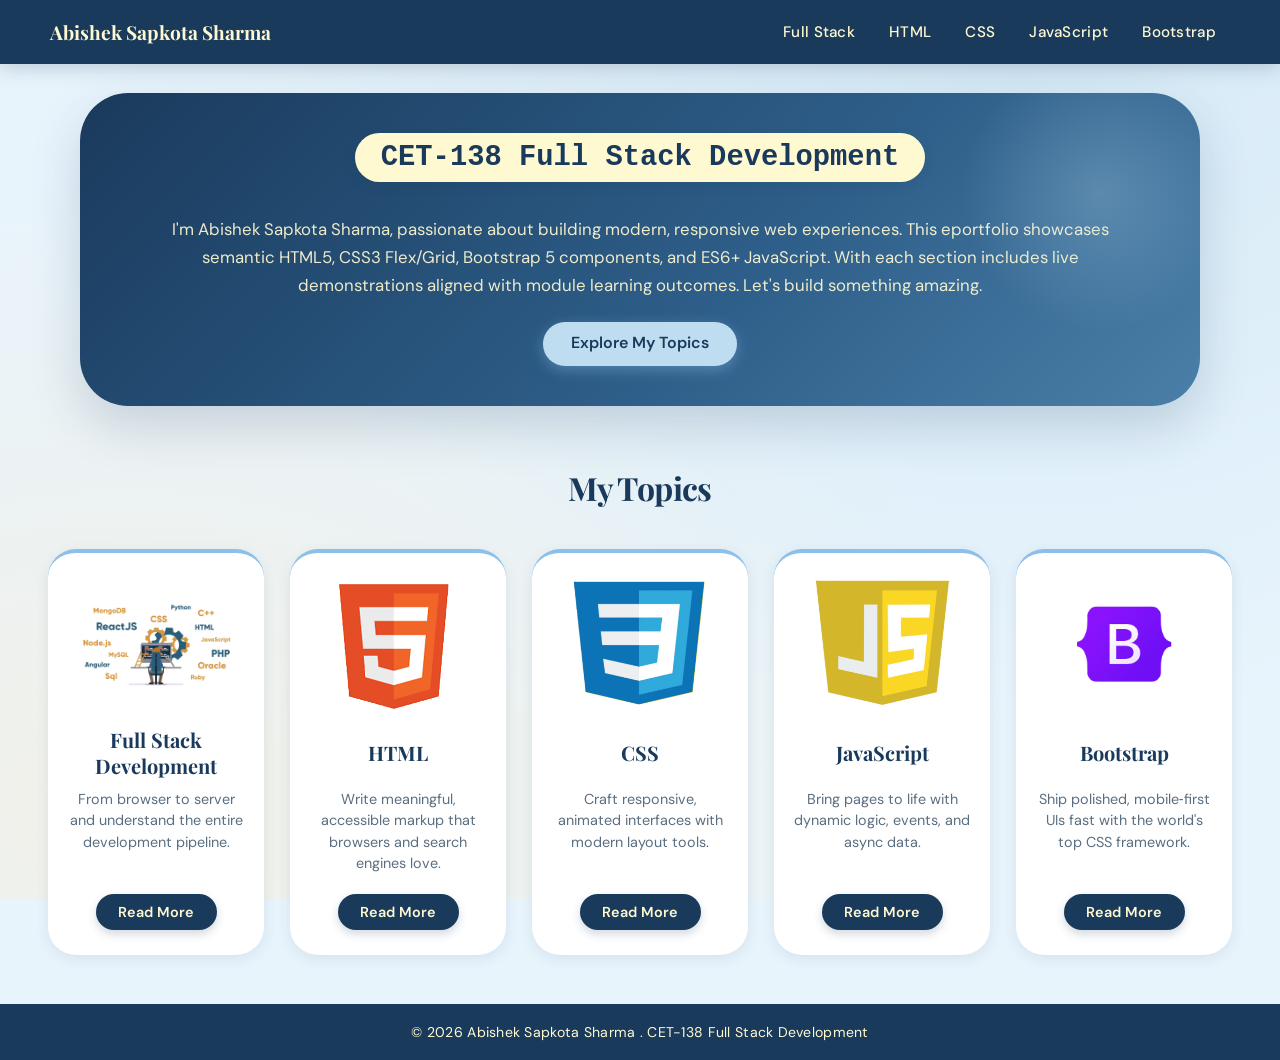
<file: index.html>
<!DOCTYPE html>
<html lang="en">
<head>
    <meta charset="UTF-8">
    <meta name="viewport" content="width=device-width, initial-scale=1.0">
    <title>ePortfolio | Full Stack Development</title>
    <link rel="stylesheet" href="style.css">
</head>
<body>

<nav class="main-nav">
    <div class="nav-container">
        <div class="nav-logo"><a href="index.html">Abishek Sapkota Sharma</a></div>
        <ul class="nav-ul">
            <li><a href="fsd.html">Full Stack</a></li>
            <li><a href="html.html">HTML</a></li>
            <li><a href="css.html">CSS</a></li>
            <li><a href="JS.html">JavaScript</a></li>
            <li><a href="bootstrap.html">Bootstrap</a></li>
        </ul>
    </div>
</nav>
<div class="intro_container">
  <div class="intro-content">
    <div class="intro-text">
      <div class="intro_heading_container">
        <span class="p_head">CET-138 Full Stack Development</span>
      </div>
      <p class="intro-description">
       I'm Abishek Sapkota Sharma, passionate about building modern, responsive web experiences. This eportfolio showcases semantic HTML5, CSS3 Flex/Grid, Bootstrap 5 components, and ES6+ JavaScript. With each section includes live demonstrations aligned with module learning outcomes. Let's build something amazing.
      </p>
      <div class="center-button">
        <div class="work-button"><a href="#topics">Explore My Topics</a></div>
      </div>
    </div>
  </div>
</div>
<div id="topics"></div>
<h2 class="works">My Topics</h2>

<div class="card-container">
    <div class="i_card reveal">
        <img src="img/fds.png" alt="FSD">
        <h3>Full Stack Development</h3>
        <p>From browser to server and understand the entire development pipeline.</p>
        <a href="fsd.html" class="read-btn">Read More</a>
    </div>
    <div class="i_card reveal">
        <img src="img/html/html.png" alt="HTML">
        <h3>HTML</h3>
        <p>Write meaningful, accessible markup that browsers and search engines love.</p>
        <a href="html.html" class="read-btn">Read More</a>
    </div>
    <div class="i_card reveal">
        <img src="img/css/css.png" alt="CSS">
        <h3>CSS</h3>
        <p>Craft responsive, animated interfaces with modern layout tools.</p>
        <a href="css.html" class="read-btn">Read More</a>
    </div>
    <div class="i_card reveal">
        <img src="img/js/js.png" alt="JavaScript">
        <h3>JavaScript</h3>
        <p>Bring pages to life with dynamic logic, events, and async data.</p>
        <a href="JS.html" class="read-btn">Read More</a>
    </div>
    <div class="i_card reveal">
        <img src="img/bootstrap/bootstrap.png" alt="Bootstrap">
        <h3>Bootstrap</h3>
        <p>Ship polished, mobile‑first UIs fast with the world's top CSS framework.</p>
        <a href="bootstrap.html" class="read-btn">Read More</a>
    </div>
</div>

<div class="footer">
    <p>&copy; 2026 Abishek Sapkota Sharma . CET-138 Full Stack Development</p>
</div>

<script>
    const reveals = document.querySelectorAll('.reveal');
    const observer = new IntersectionObserver((entries, obs) => {
        entries.forEach(entry => {
            if (entry.isIntersecting) {
                entry.target.classList.add('visible');
                obs.unobserve(entry.target);
            }
        });
    }, { threshold: 0.15 });
    reveals.forEach(el => observer.observe(el));
</script>
</body>
</html>
</file>
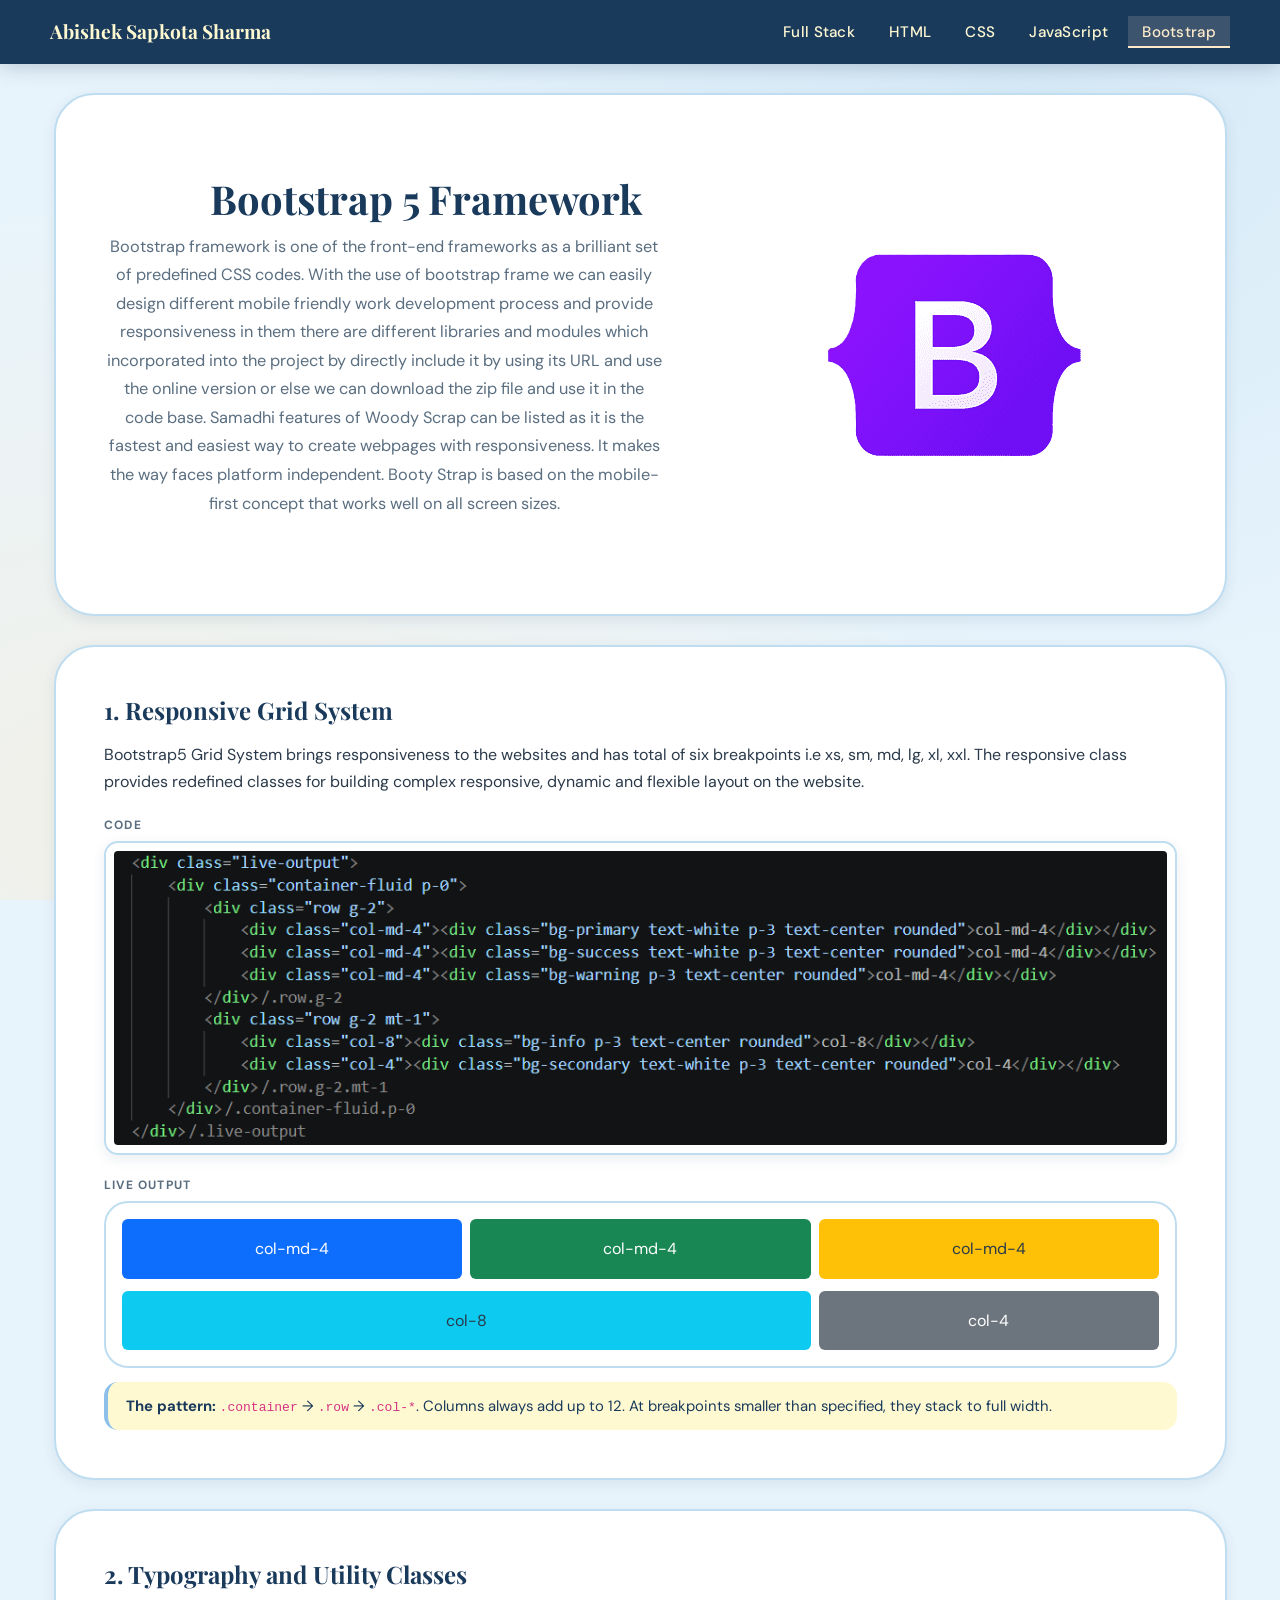
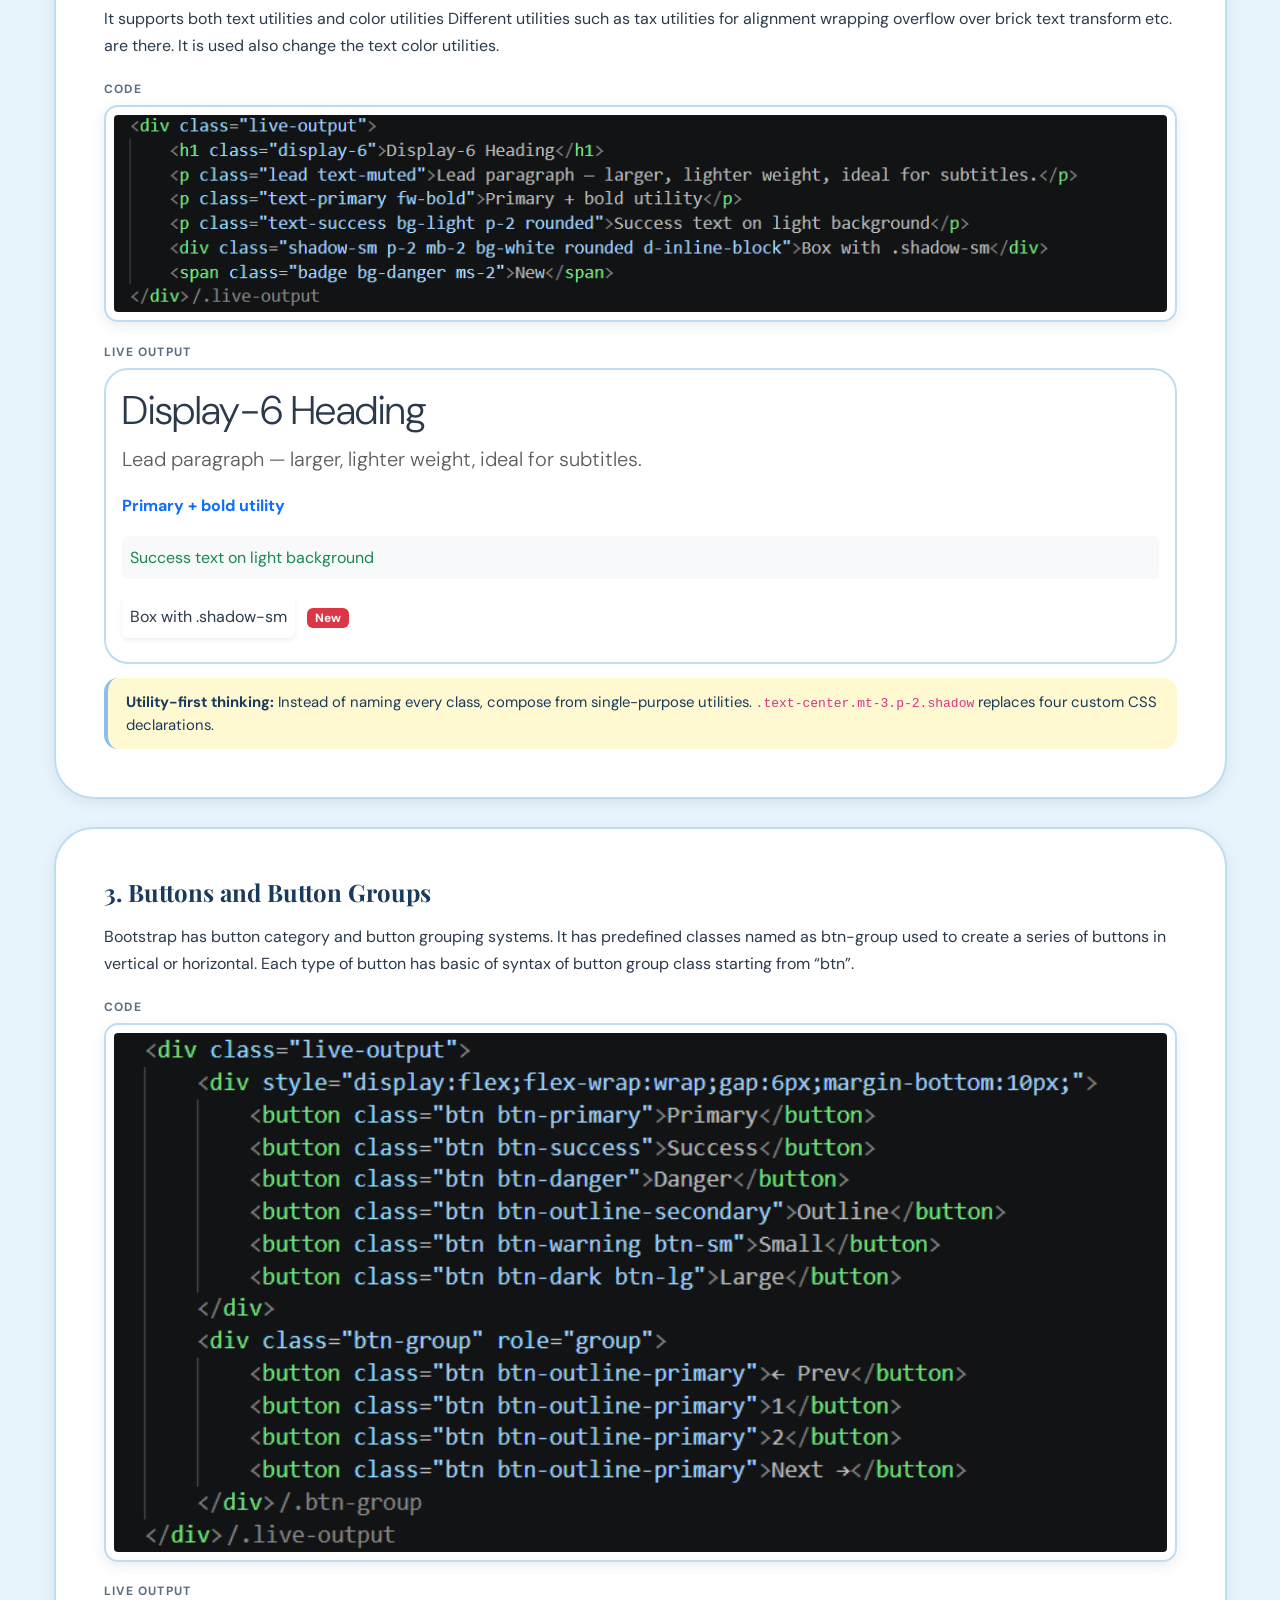
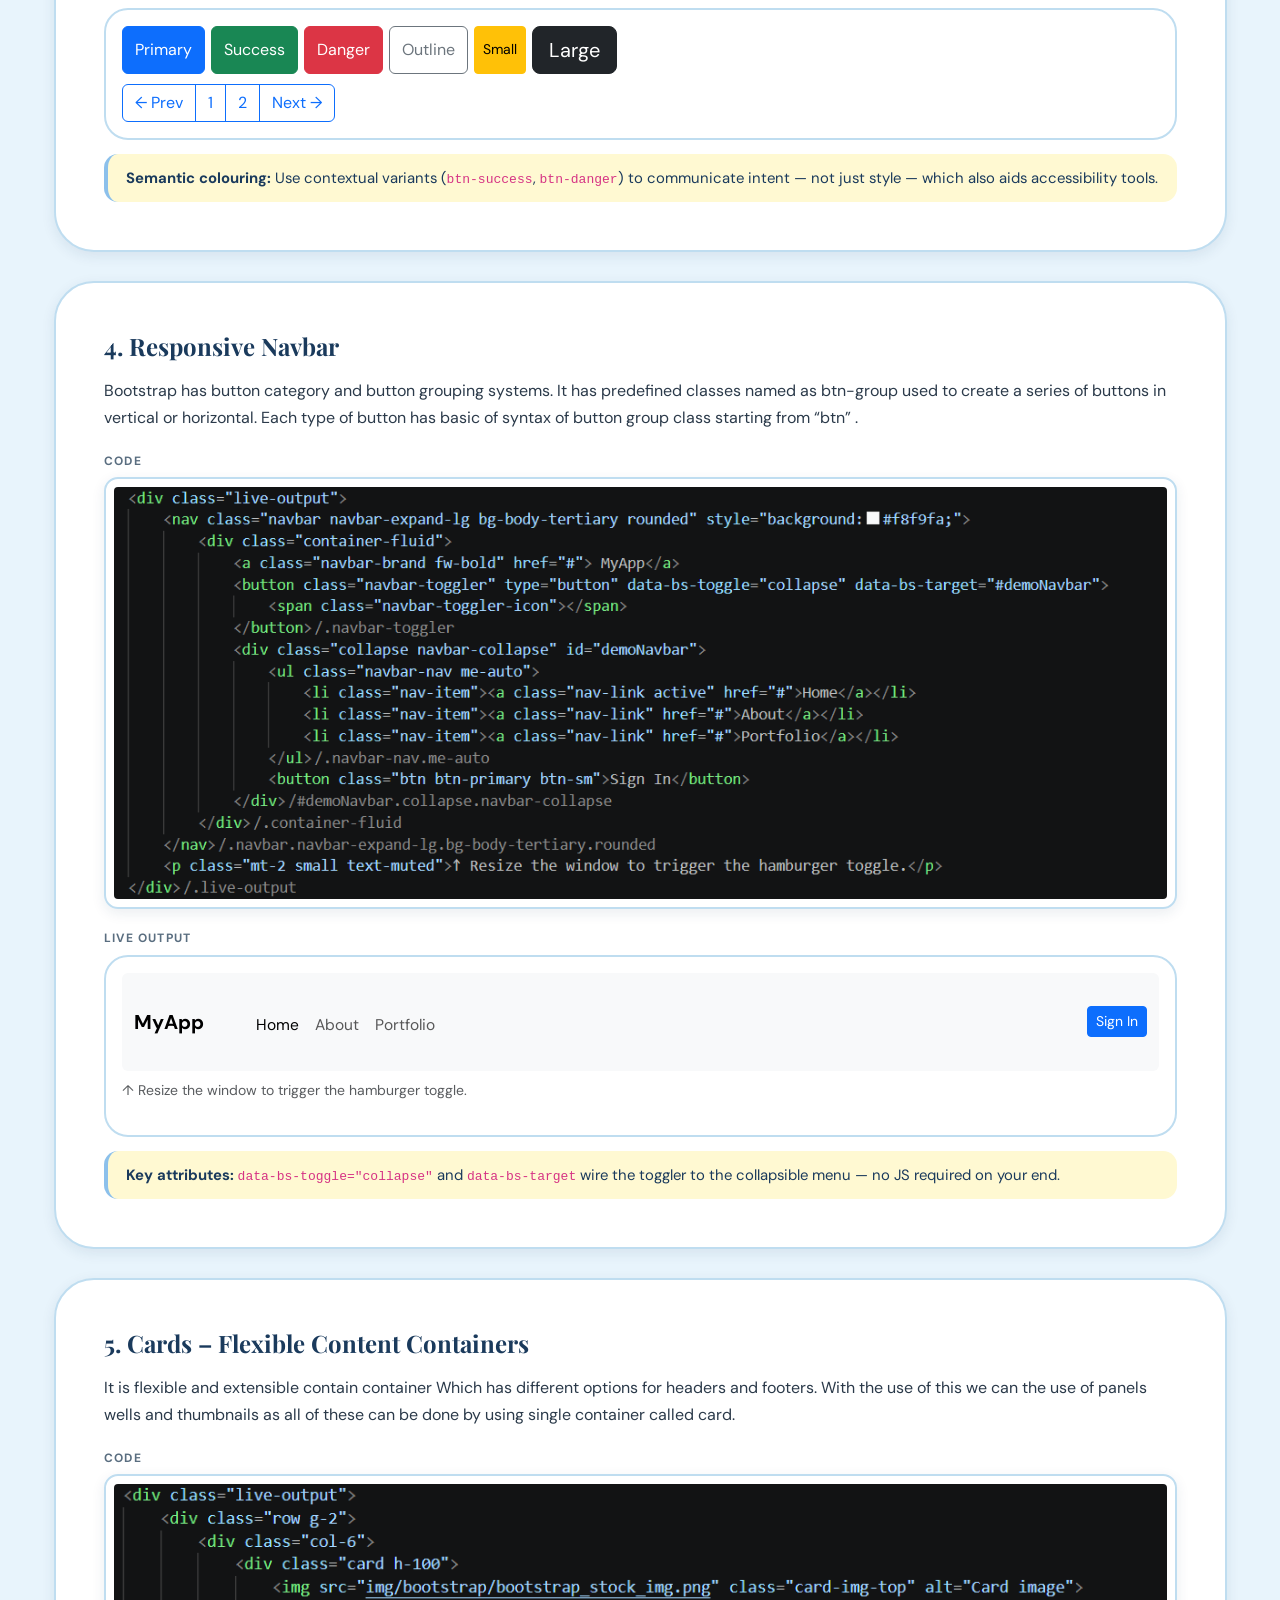
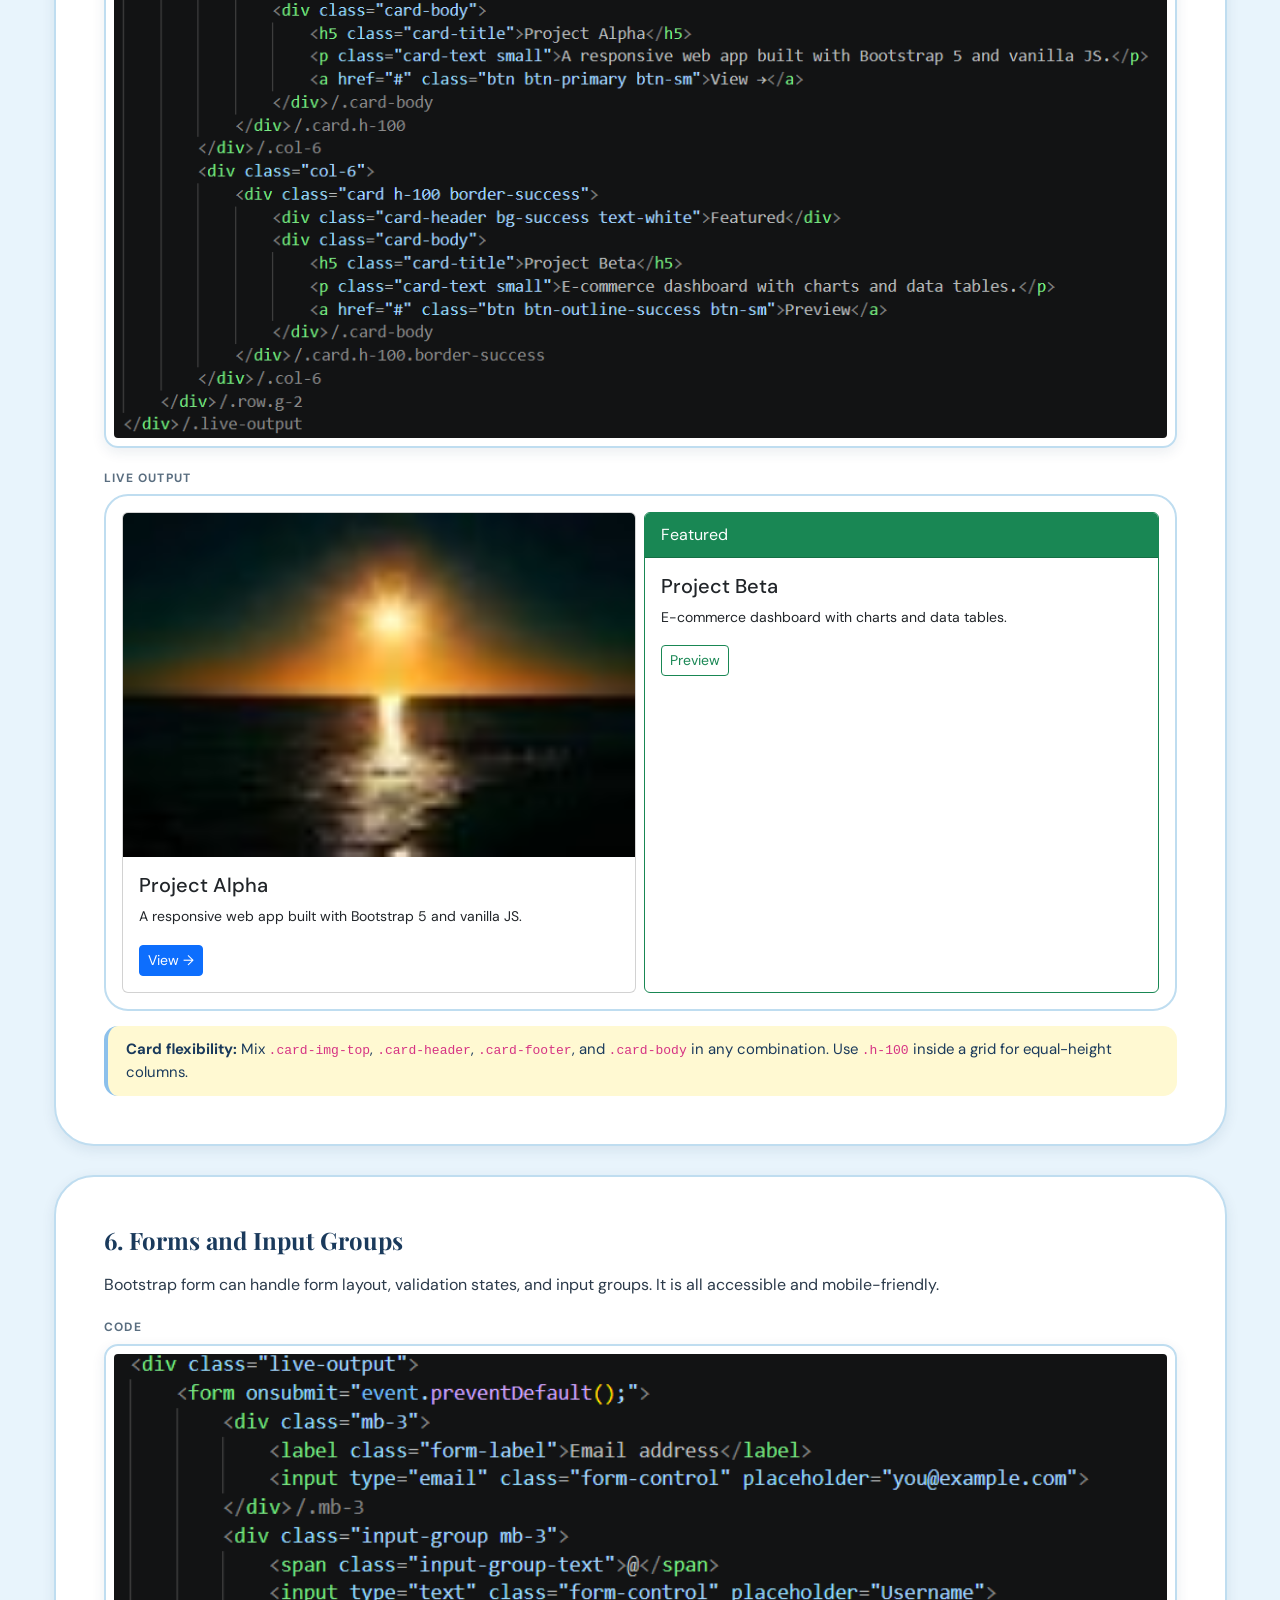
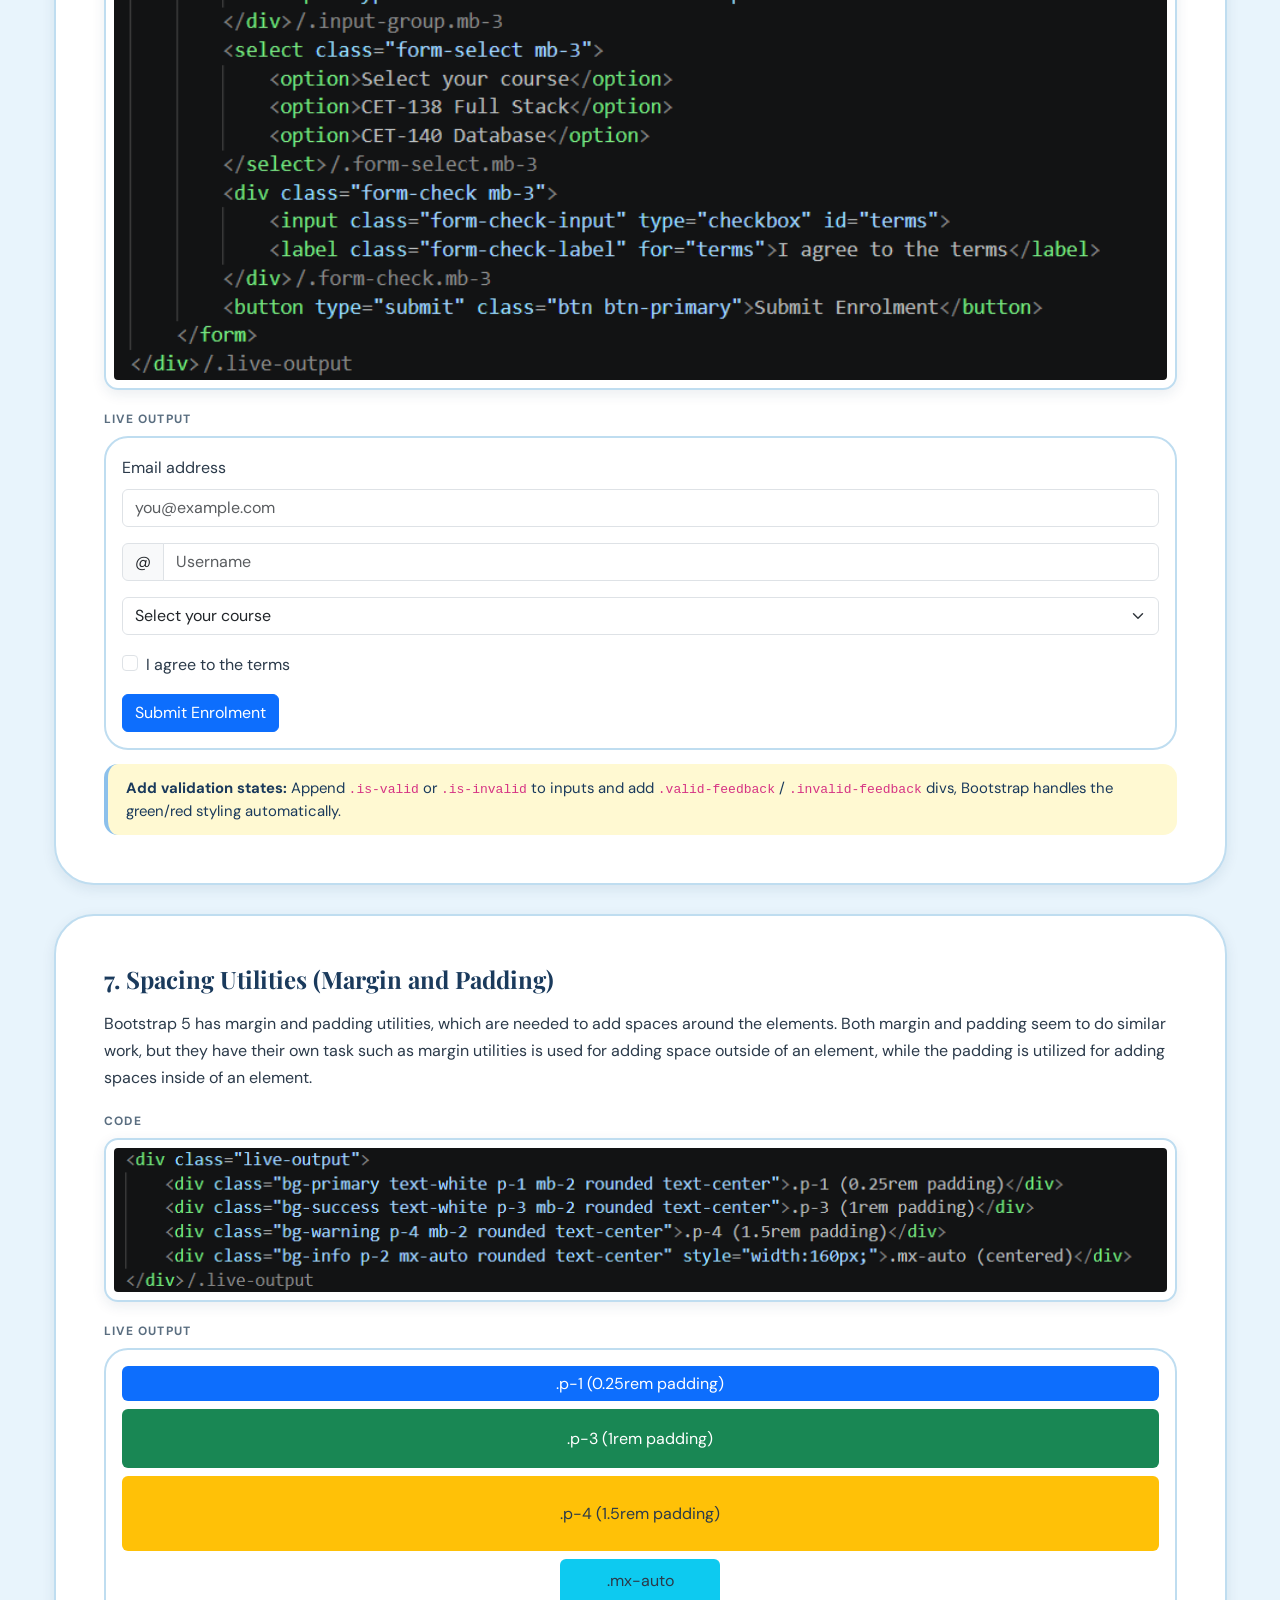
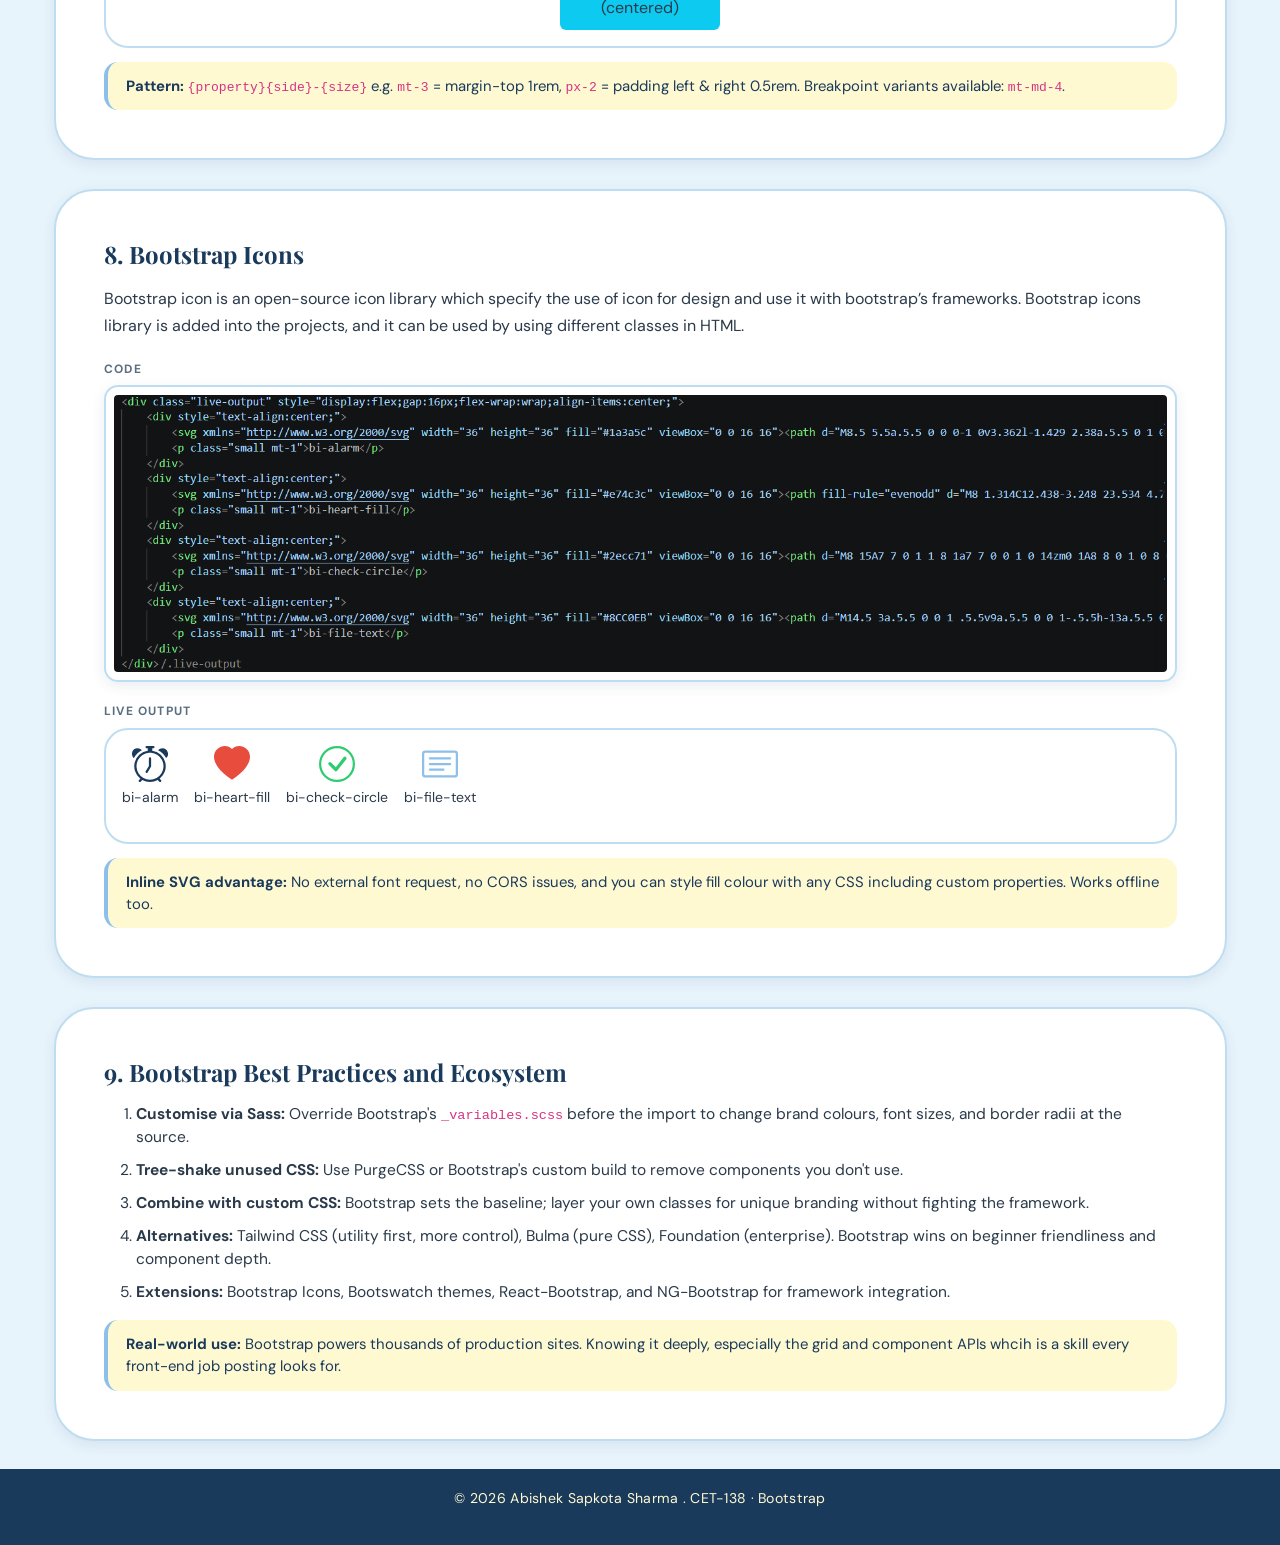
<file: bootstrap.html>
<!DOCTYPE html>
<html lang="en">
<head>
    <meta charset="UTF-8">
    <meta name="viewport" content="width=device-width, initial-scale=1.0">
    <title>Bootstrap |Abishek Sapkota Sharma</title>
    <link href="https://cdn.jsdelivr.net/npm/bootstrap@5.3.0-alpha1/dist/css/bootstrap.min.css" rel="stylesheet">
    <link rel="stylesheet" href="style.css">
</head>
<body>

<nav class="main-nav">
    <div class="nav-container">
        <div class="nav-logo"><a href="index.html">Abishek Sapkota Sharma</a></div>
        <ul class="nav-ul">
            <li><a href="fsd.html">Full Stack</a></li>
            <li><a href="html.html">HTML</a></li>
            <li><a href="css.html">CSS</a></li>
            <li><a href="JS.html">JavaScript</a></li>
            <li><a href="bootstrap.html" class="active">Bootstrap</a></li>
        </ul>
    </div>
</nav>




<div class="mainbody">

    <!-- OVERVIEW -->
    <div class="paragraph reveal" id="bootstrap-overview">
        <div class="boarder">
            <div class="section">
                <h1 class="p_section-heading align_center">Bootstrap 5 Framework</h1>
                <div class="section-image">
                    <img src="img/bootstrap/bootstrap.png" class="img_fsd" alt="Bootstrap Illustration">
                </div>
                <p class="p_section-content align_center">
Bootstrap framework is one of the front-end frameworks as a brilliant set of predefined CSS codes. With the use of bootstrap frame we can easily design different mobile friendly work development process and provide responsiveness in them there are different libraries and modules which incorporated into the project by directly include it by using its URL and use the online version or else we can download the zip file and use it in the code base. Samadhi features of Woody Scrap can be listed as it is the fastest and easiest way to create webpages with responsiveness. It makes the way faces platform independent. Booty Strap is based on the mobile-first concept that works well on all screen sizes.                </p>
            </div>
        </div>
    </div>

    <div class="paragraph reveal">
        <div class="boarder">
            <div class="section no-image-section">
                <h2 class="section-heading">1. Responsive Grid System</h2>
                <div class="section-content">
                        <p>Bootstrap5 Grid System brings responsiveness to the websites and has total of six breakpoints i.e xs, sm, md, lg, xl, xxl. The responsive class provides redefined classes for building complex responsive, dynamic and flexible layout on the website. </p>
                    <div class="demo-panel">
                        <div>
                            <p class="demo-panel-label"> Code</p>
                            <img src="img/bootstrap/bootstrap-grid.png" alt="Bootstrap grid code" class="screenshot-img">
                        </div>
                        <div>
                            <p class="demo-panel-label"> Live Output</p>
                            <div class="live-output">
                                <div class="container-fluid p-0">
                                    <div class="row g-2">
                                        <div class="col-md-4"><div class="bg-primary text-white p-3 text-center rounded">col-md-4</div></div>
                                        <div class="col-md-4"><div class="bg-success text-white p-3 text-center rounded">col-md-4</div></div>
                                        <div class="col-md-4"><div class="bg-warning p-3 text-center rounded">col-md-4</div></div>
                                    </div>
                                    <div class="row g-2 mt-1">
                                        <div class="col-8"><div class="bg-info p-3 text-center rounded">col-8</div></div>
                                        <div class="col-4"><div class="bg-secondary text-white p-3 text-center rounded">col-4</div></div>
                                    </div>
                                </div>
                            </div>
                        </div>
                    </div>
                    <div class="double-description">
                        <strong>The pattern:</strong> <code>.container</code> → <code>.row</code> → <code>.col-*</code>. Columns always add up to 12. At breakpoints smaller than specified, they stack to full width.
                    </div>
                </div>
            </div>
        </div>
    </div>

    <div class="paragraph reveal">
        <div class="boarder">
            <div class="section no-image-section">
                <h2 class="section-heading">2. Typography and Utility Classes</h2>
                <div class="section-content">
                    <p>It supports both text utilities and color utilities Different utilities such as tax utilities for alignment wrapping overflow over brick text transform etc. are there. It is used also change the text color utilities.</p>
                    <div class="demo-panel">
                        <div>
                            <p class="demo-panel-label"> Code</p>
                            <img src="img/bootstrap/bootstrap-utilities.png" alt="Bootstrap utilities code" class="screenshot-img">
                        </div>
                        <div>
                            <p class="demo-panel-label"> Live Output</p>
                            <div class="live-output">
                                <h1 class="display-6">Display-6 Heading</h1>
                                <p class="lead text-muted">Lead paragraph — larger, lighter weight, ideal for subtitles.</p>
                                <p class="text-primary fw-bold">Primary + bold utility</p>
                                <p class="text-success bg-light p-2 rounded">Success text on light background</p>
                                <div class="shadow-sm p-2 mb-2 bg-white rounded d-inline-block">Box with .shadow-sm</div>
                                <span class="badge bg-danger ms-2">New</span>
                            </div>
                        </div>
                    </div>
                    <div class="double-description">
                        <strong>Utility-first thinking:</strong> Instead of naming every class, compose from single-purpose utilities. <code>.text-center.mt-3.p-2.shadow</code> replaces four custom CSS declarations.
                    </div>
                </div>
            </div>
        </div>
    </div>

    <div class="paragraph reveal">
        <div class="boarder">
            <div class="section no-image-section">
                <h2 class="section-heading">3. Buttons and Button Groups</h2>
                <div class="section-content">
                    <p>Bootstrap has button category and button grouping systems. It has predefined classes named as btn-group used to create a series of buttons in vertical or horizontal. Each type of button has basic of syntax of button group class starting from “btn”.</p>
                    <div class="demo-panel">
                        <div>
                            <p class="demo-panel-label"> Code</p>
                            <img src="img/bootstrap/bootstrap-buttons.png" alt="Bootstrap buttons code" class="screenshot-img">
                        </div>
                        <div>
                            <p class="demo-panel-label">Live Output</p>
                            <div class="live-output">
                                <div style="display:flex;flex-wrap:wrap;gap:6px;margin-bottom:10px;">
                                    <button class="btn btn-primary">Primary</button>
                                    <button class="btn btn-success">Success</button>
                                    <button class="btn btn-danger">Danger</button>
                                    <button class="btn btn-outline-secondary">Outline</button>
                                    <button class="btn btn-warning btn-sm">Small</button>
                                    <button class="btn btn-dark btn-lg">Large</button>
                                </div>
                                <div class="btn-group" role="group">
                                    <button class="btn btn-outline-primary">← Prev</button>
                                    <button class="btn btn-outline-primary">1</button>
                                    <button class="btn btn-outline-primary">2</button>
                                    <button class="btn btn-outline-primary">Next →</button>
                                </div>
                            </div>
                        </div>
                    </div>
                    <div class="double-description">
                        <strong>Semantic colouring:</strong> Use contextual variants (<code>btn-success</code>, <code>btn-danger</code>) to communicate intent — not just style — which also aids accessibility tools.
                    </div>
                </div>
            </div>
        </div>
    </div>

    <div class="paragraph reveal">
        <div class="boarder">
            <div class="section no-image-section">
                <h2 class="section-heading">4. Responsive Navbar</h2>
                <div class="section-content">
                    <p>Bootstrap has button category and button grouping systems. It has predefined classes named as btn-group used to create a series of buttons in vertical or horizontal. Each type of button has basic of syntax of button group class starting from “btn” .</p>
                    <div class="demo-panel">
                        <div>
                            <p class="demo-panel-label"> Code</p>
                            <img src="img/bootstrap/bootstrap-navbar.png" alt="Bootstrap navbar code" class="screenshot-img">
                        </div>
                        <div>
                            <p class="demo-panel-label"> Live Output</p>
                            <div class="live-output">
                                <nav class="navbar navbar-expand-lg bg-body-tertiary rounded" style="background:#f8f9fa;">
                                    <div class="container-fluid">
                                        <a class="navbar-brand fw-bold" href="#"> MyApp</a>
                                        <button class="navbar-toggler" type="button" data-bs-toggle="collapse" data-bs-target="#demoNavbar">
                                            <span class="navbar-toggler-icon"></span>
                                        </button>
                                        <div class="collapse navbar-collapse" id="demoNavbar">
                                            <ul class="navbar-nav me-auto">
                                                <li class="nav-item"><a class="nav-link active" href="#">Home</a></li>
                                                <li class="nav-item"><a class="nav-link" href="#">About</a></li>
                                                <li class="nav-item"><a class="nav-link" href="#">Portfolio</a></li>
                                            </ul>
                                            <button class="btn btn-primary btn-sm">Sign In</button>
                                        </div>
                                    </div>
                                </nav>
                                <p class="mt-2 small text-muted">↑ Resize the window to trigger the hamburger toggle.</p>
                            </div>
                        </div>
                    </div>
                    <div class="double-description">
                        <strong>Key attributes:</strong> <code>data-bs-toggle="collapse"</code> and <code>data-bs-target</code> wire the toggler to the collapsible menu — no JS required on your end.
                    </div>
                </div>
            </div>
        </div>
    </div>

    <div class="paragraph reveal">
        <div class="boarder">
            <div class="section no-image-section">
                <h2 class="section-heading">5. Cards – Flexible Content Containers</h2>
                <div class="section-content">
                    <p>It is flexible and extensible contain container Which has different options for headers and footers. With the use of this we can the use of panels wells and thumbnails as all of these can be done by using single container called card.</p>
                    <div class="demo-panel">
                        <div>
                            <p class="demo-panel-label"> Code</p>
                            <img src="img/bootstrap/bootstrap_stock.png" alt="Bootstrap cards code" class="screenshot-img">
                        </div>
                        <div>
                            <p class="demo-panel-label"> Live Output</p>
                            <div class="live-output">
                                <div class="row g-2">
                                    <div class="col-6">
                                        <div class="card h-100">
                                            <img src="img/bootstrap/bootstrap_stock_img.jpg" class="card-img-top" alt="Card image">
                                            <div class="card-body">
                                                <h5 class="card-title">Project Alpha</h5>
                                                <p class="card-text small">A responsive web app built with Bootstrap 5 and vanilla JS.</p>
                                                <a href="#" class="btn btn-primary btn-sm">View →</a>
                                            </div>
                                        </div>
                                    </div>
                                    <div class="col-6">
                                        <div class="card h-100 border-success">
                                            <div class="card-header bg-success text-white">Featured</div>
                                            <div class="card-body">
                                                <h5 class="card-title">Project Beta</h5>
                                                <p class="card-text small">E-commerce dashboard with charts and data tables.</p>
                                                <a href="#" class="btn btn-outline-success btn-sm">Preview</a>
                                            </div>
                                        </div>
                                    </div>
                                </div>
                            </div>
                        </div>
                    </div>
                    <div class="double-description">
                        <strong>Card flexibility:</strong> Mix <code>.card-img-top</code>, <code>.card-header</code>, <code>.card-footer</code>, and <code>.card-body</code> in any combination. Use <code>.h-100</code> inside a grid for equal-height columns.
                    </div>
                </div>
            </div>
        </div>
    </div>

    <div class="paragraph reveal">
        <div class="boarder">
            <div class="section no-image-section">
                <h2 class="section-heading">6. Forms and Input Groups</h2>
                <div class="section-content">
                    <p>Bootstrap form can handle form layout, validation states, and input groups. It is all accessible and mobile-friendly.</p>
                    <div class="demo-panel">
                        <div>
                            <p class="demo-panel-label"> Code</p>
                            <img src="img/bootstrap/bootstrap-forms.png" alt="Bootstrap forms code" class="screenshot-img">
                        </div>
                        <div>
                            <p class="demo-panel-label"> Live Output</p>
                            <div class="live-output">
                                <form onsubmit="event.preventDefault();">
                                    <div class="mb-3">
                                        <label class="form-label">Email address</label>
                                        <input type="email" class="form-control" placeholder="you@example.com">
                                    </div>
                                    <div class="input-group mb-3">
                                        <span class="input-group-text">@</span>
                                        <input type="text" class="form-control" placeholder="Username">
                                    </div>
                                    <select class="form-select mb-3">
                                        <option>Select your course</option>
                                        <option>CET-138 Full Stack</option>
                                        <option>CET-140 Database</option>
                                    </select>
                                    <div class="form-check mb-3">
                                        <input class="form-check-input" type="checkbox" id="terms">
                                        <label class="form-check-label" for="terms">I agree to the terms</label>
                                    </div>
                                    <button type="submit" class="btn btn-primary">Submit Enrolment</button>
                                </form>
                            </div>
                        </div>
                    </div>
                    <div class="double-description">
                        <strong>Add validation states:</strong> Append <code>.is-valid</code> or <code>.is-invalid</code> to inputs and add <code>.valid-feedback</code> / <code>.invalid-feedback</code> divs, Bootstrap handles the green/red styling automatically.
                    </div>
                </div>
            </div>
        </div>
    </div>


    <div class="paragraph reveal">
        <div class="boarder">
            <div class="section no-image-section">
                <h2 class="section-heading">7. Spacing Utilities (Margin and Padding)</h2>
                <div class="section-content">
                    <p>Bootstrap 5 has margin and padding utilities, which are needed to add spaces around the elements. Both margin and padding seem to do similar work, but they have their own task such as margin utilities is used for adding space outside of an element, while the padding is utilized for adding spaces inside of an element.</p>
                    <div class="demo-panel">
                        <div>
                            <p class="demo-panel-label"> Code</p>
                            <img src="img/bootstrap/bootstrap-spacing.png" alt="Bootstrap spacing code" class="screenshot-img">
                        </div>
                        <div>
                            <p class="demo-panel-label"> Live Output</p>
                            <div class="live-output">
                                <div class="bg-primary text-white p-1 mb-2 rounded text-center">.p-1 (0.25rem padding)</div>
                                <div class="bg-success text-white p-3 mb-2 rounded text-center">.p-3 (1rem padding)</div>
                                <div class="bg-warning p-4 mb-2 rounded text-center">.p-4 (1.5rem padding)</div>
                                <div class="bg-info p-2 mx-auto rounded text-center" style="width:160px;">.mx-auto (centered)</div>
                            </div>
                        </div>
                    </div>
                    <div class="double-description">
                        <strong>Pattern:</strong> <code>{property}{side}-{size}</code> e.g. <code>mt-3</code> = margin-top 1rem, <code>px-2</code> = padding left &amp; right 0.5rem. Breakpoint variants available: <code>mt-md-4</code>.
                    </div>
                </div>
            </div>
        </div>
    </div>

    <div class="paragraph reveal">
        <div class="boarder">
            <div class="section no-image-section">
                <h2 class="section-heading">8. Bootstrap Icons</h2>
                <div class="section-content">
                    <p>Bootstrap icon is an open-source icon library which specify the use of icon for design and use it with bootstrap’s frameworks. Bootstrap icons library is added into the projects, and it can be used by using different classes in HTML. </p>
                    <div class="demo-panel">
                        <div>
                            <p class="demo-panel-label"> Code</p>
                            <img src="img/bootstrap/bootstrap-icons.png" alt="Bootstrap icons code" class="screenshot-img">
                        </div>
                        <div>
                            <p class="demo-panel-label"> Live Output</p>
                            <div class="live-output" style="display:flex;gap:16px;flex-wrap:wrap;align-items:center;">
                                <div style="text-align:center;">
                                    <svg xmlns="http://www.w3.org/2000/svg" width="36" height="36" fill="#1a3a5c" viewBox="0 0 16 16"><path d="M8.5 5.5a.5.5 0 0 0-1 0v3.362l-1.429 2.38a.5.5 0 1 0 .858.515l1.5-2.5A.5.5 0 0 0 8.5 9V5.5z"/><path d="M6.5 0a.5.5 0 0 0 0 1H7v1.07a7.001 7.001 0 0 0-3.273 12.474l-.602.602a.5.5 0 0 0 .707.708l.746-.746A6.97 6.97 0 0 0 8 16a6.97 6.97 0 0 0 3.422-.892l.746.746a.5.5 0 0 0 .707-.708l-.601-.602A7.001 7.001 0 0 0 9 2.07V1h.5a.5.5 0 0 0 0-1h-3zm1.038 3.018a6.093 6.093 0 0 1 .924 0 6 6 0 1 1-.924 0zM0 3.5c0 .753.333 1.429.86 1.887A8.035 8.035 0 0 1 4.387 1.86 2.5 2.5 0 0 0 0 3.5zM13.5 1c-.753 0-1.429.333-1.887.86a8.035 8.035 0 0 1 3.527 3.527A2.5 2.5 0 0 0 13.5 1z"/></svg>
                                    <p class="small mt-1">bi-alarm</p>
                                </div>
                                <div style="text-align:center;">
                                    <svg xmlns="http://www.w3.org/2000/svg" width="36" height="36" fill="#e74c3c" viewBox="0 0 16 16"><path fill-rule="evenodd" d="M8 1.314C12.438-3.248 23.534 4.735 8 15-7.534 4.736 3.562-3.248 8 1.314z"/></svg>
                                    <p class="small mt-1">bi-heart-fill</p>
                                </div>
                                <div style="text-align:center;">
                                    <svg xmlns="http://www.w3.org/2000/svg" width="36" height="36" fill="#2ecc71" viewBox="0 0 16 16"><path d="M8 15A7 7 0 1 1 8 1a7 7 0 0 1 0 14zm0 1A8 8 0 1 0 8 0a8 8 0 0 0 0 16z"/><path d="M10.97 4.97a.235.235 0 0 0-.02.022L7.477 9.417 5.384 7.323a.75.75 0 0 0-1.06 1.06L6.97 11.03a.75.75 0 0 0 1.079-.02l3.992-4.99a.75.75 0 0 0-1.071-1.05z"/></svg>
                                    <p class="small mt-1">bi-check-circle</p>
                                </div>
                                <div style="text-align:center;">
                                    <svg xmlns="http://www.w3.org/2000/svg" width="36" height="36" fill="#8CC0EB" viewBox="0 0 16 16"><path d="M14.5 3a.5.5 0 0 1 .5.5v9a.5.5 0 0 1-.5.5h-13a.5.5 0 0 1-.5-.5v-9a.5.5 0 0 1 .5-.5h13zm-13-1A1.5 1.5 0 0 0 0 3.5v9A1.5 1.5 0 0 0 1.5 14h13a1.5 1.5 0 0 0 1.5-1.5v-9A1.5 1.5 0 0 0 14.5 2h-13z"/><path d="M3 5.5a.5.5 0 0 1 .5-.5h9a.5.5 0 0 1 0 1h-9a.5.5 0 0 1-.5-.5zM3 8a.5.5 0 0 1 .5-.5h9a.5.5 0 0 1 0 1h-9A.5.5 0 0 1 3 8zm0 2.5a.5.5 0 0 1 .5-.5h6a.5.5 0 0 1 0 1h-6a.5.5 0 0 1-.5-.5z"/></svg>
                                    <p class="small mt-1">bi-file-text</p>
                                </div>
                            </div>
                        </div>
                    </div>
                    <div class="double-description">
                        <strong>Inline SVG advantage:</strong> No external font request, no CORS issues, and you can style fill colour with any CSS including custom properties. Works offline too.
                    </div>
                </div>
            </div>
        </div>
    </div>

    <div class="paragraph reveal">
        <div class="boarder">
            <div class="section no-image-section">
                <h2 class="section-heading">9. Bootstrap Best Practices and Ecosystem</h2>
                <div class="section-content">
                    <ol>
                        <li><strong>Customise via Sass:</strong> Override Bootstrap's <code>_variables.scss</code> before the import to change brand colours, font sizes, and border radii at the source.</li>
                        <li><strong>Tree-shake unused CSS:</strong> Use PurgeCSS or Bootstrap's custom build to remove components you don't use.</li>
                        <li><strong>Combine with custom CSS:</strong> Bootstrap sets the baseline; layer your own classes for unique branding without fighting the framework.</li>
                        <li><strong>Alternatives:</strong> Tailwind CSS (utility first, more control), Bulma (pure CSS), Foundation (enterprise). Bootstrap wins on beginner friendliness and component depth.</li>
                        <li><strong>Extensions:</strong> Bootstrap Icons, Bootswatch themes, React-Bootstrap, and NG-Bootstrap for framework integration.</li>
                    </ol>
                    <div class="double-description" style="margin-top:0.5rem;">
                        <strong>Real-world use:</strong> Bootstrap powers thousands of production sites. Knowing it deeply, especially the grid and component APIs whcih is a skill every front-end job posting looks for.
                    </div>
                </div>
            </div>
        </div>
    </div>

</div>

<div class="footer">
    <p>&copy; 2026 Abishek Sapkota Sharma . CET-138 &middot; Bootstrap</p>
</div>

<script src="https://cdn.jsdelivr.net/npm/bootstrap@5.3.0-alpha1/dist/js/bootstrap.bundle.min.js"></script>
<script>
    const reveals = document.querySelectorAll('.reveal');
    const observer = new IntersectionObserver((entries) => {
        entries.forEach(entry => {
            if (entry.isIntersecting) {
                entry.target.classList.add('visible');
                observer.unobserve(entry.target);
            }
        });
    }, { threshold: 0.2 });
    reveals.forEach(el => observer.observe(el));
</script>
</body>
</html>
</file>
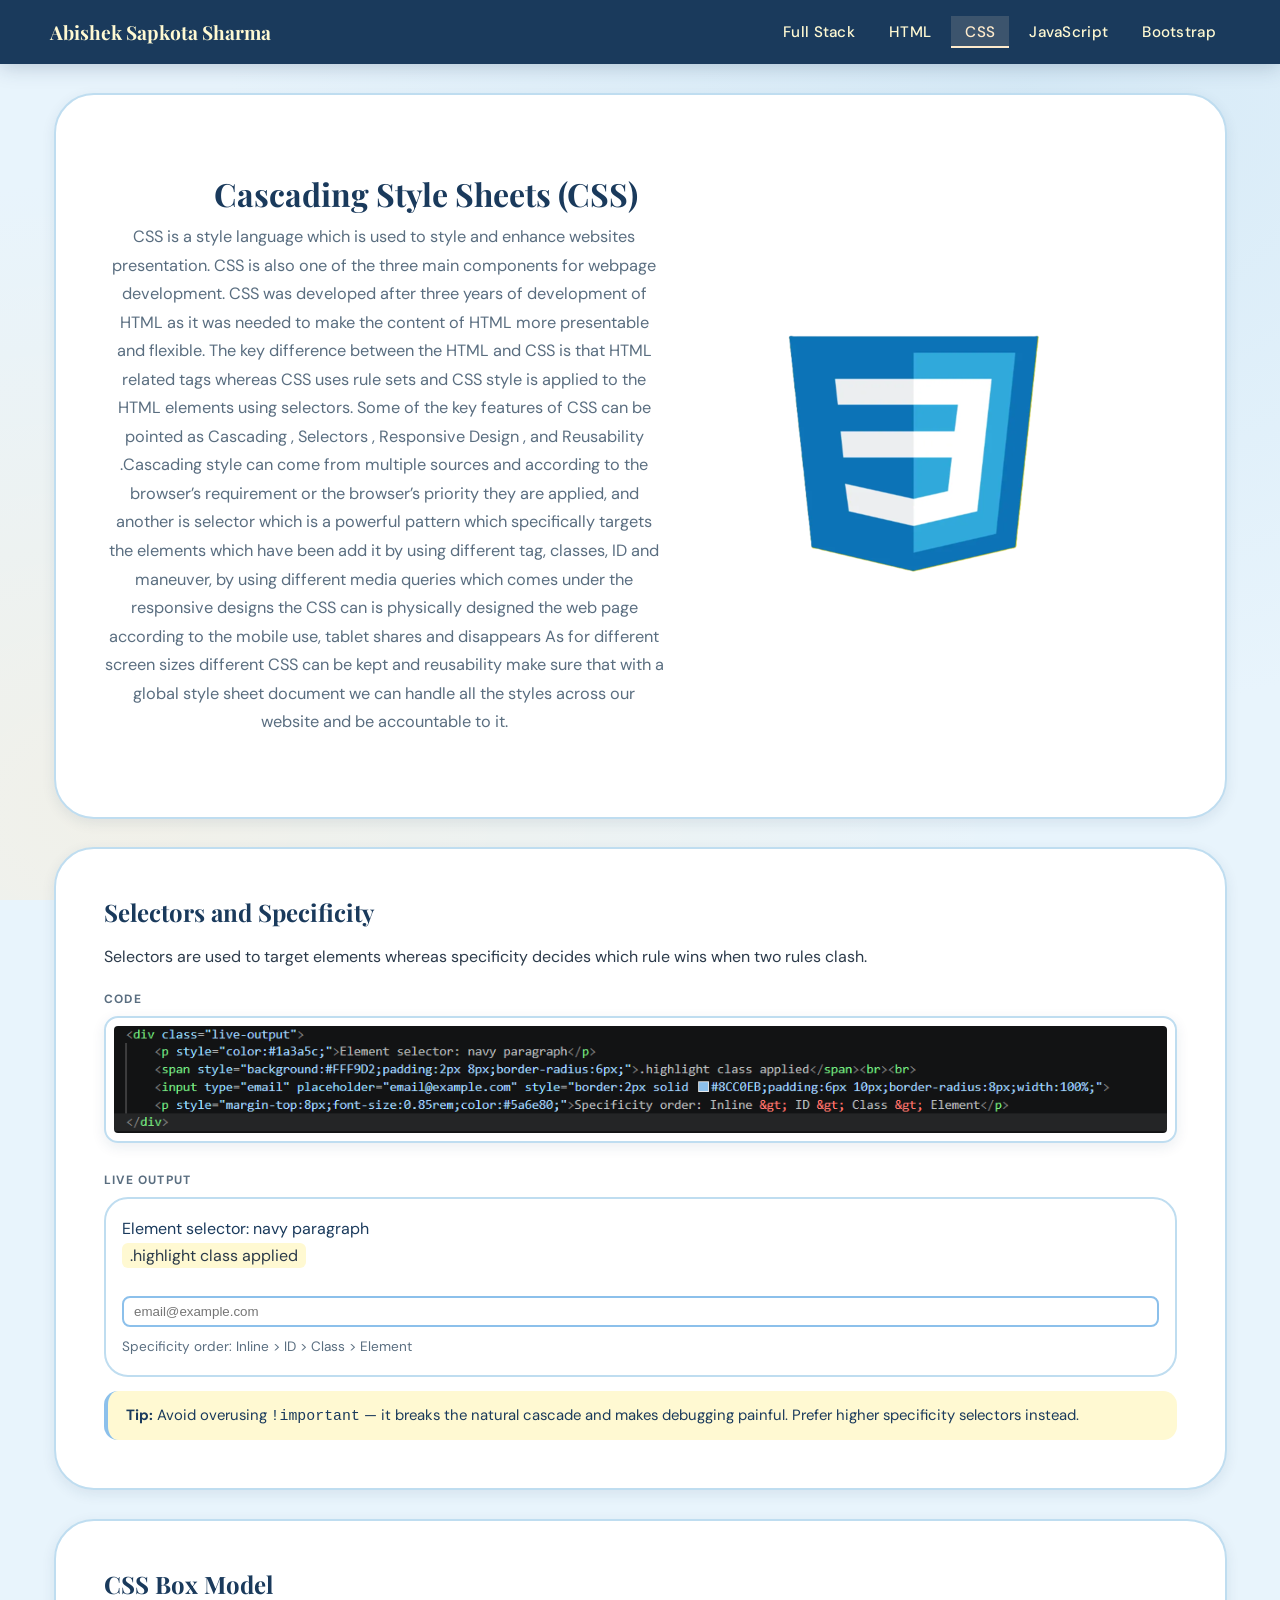
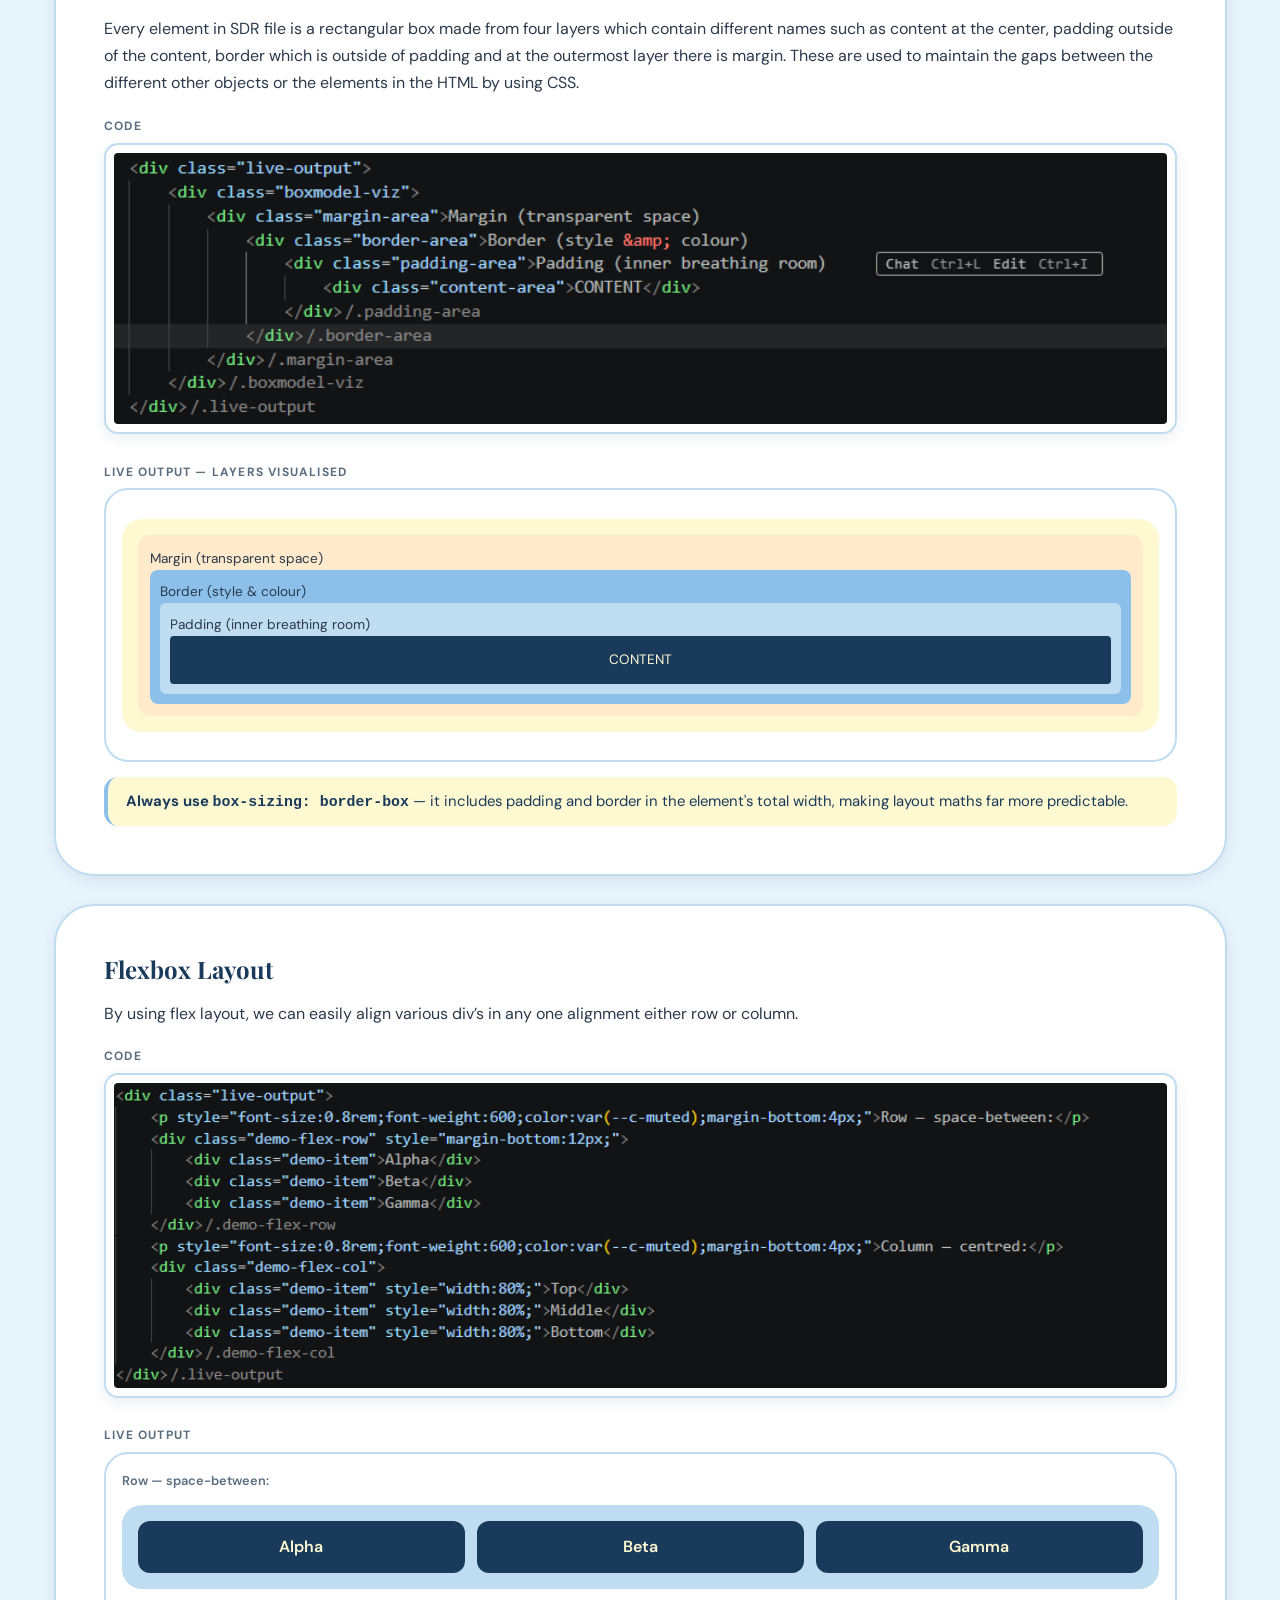
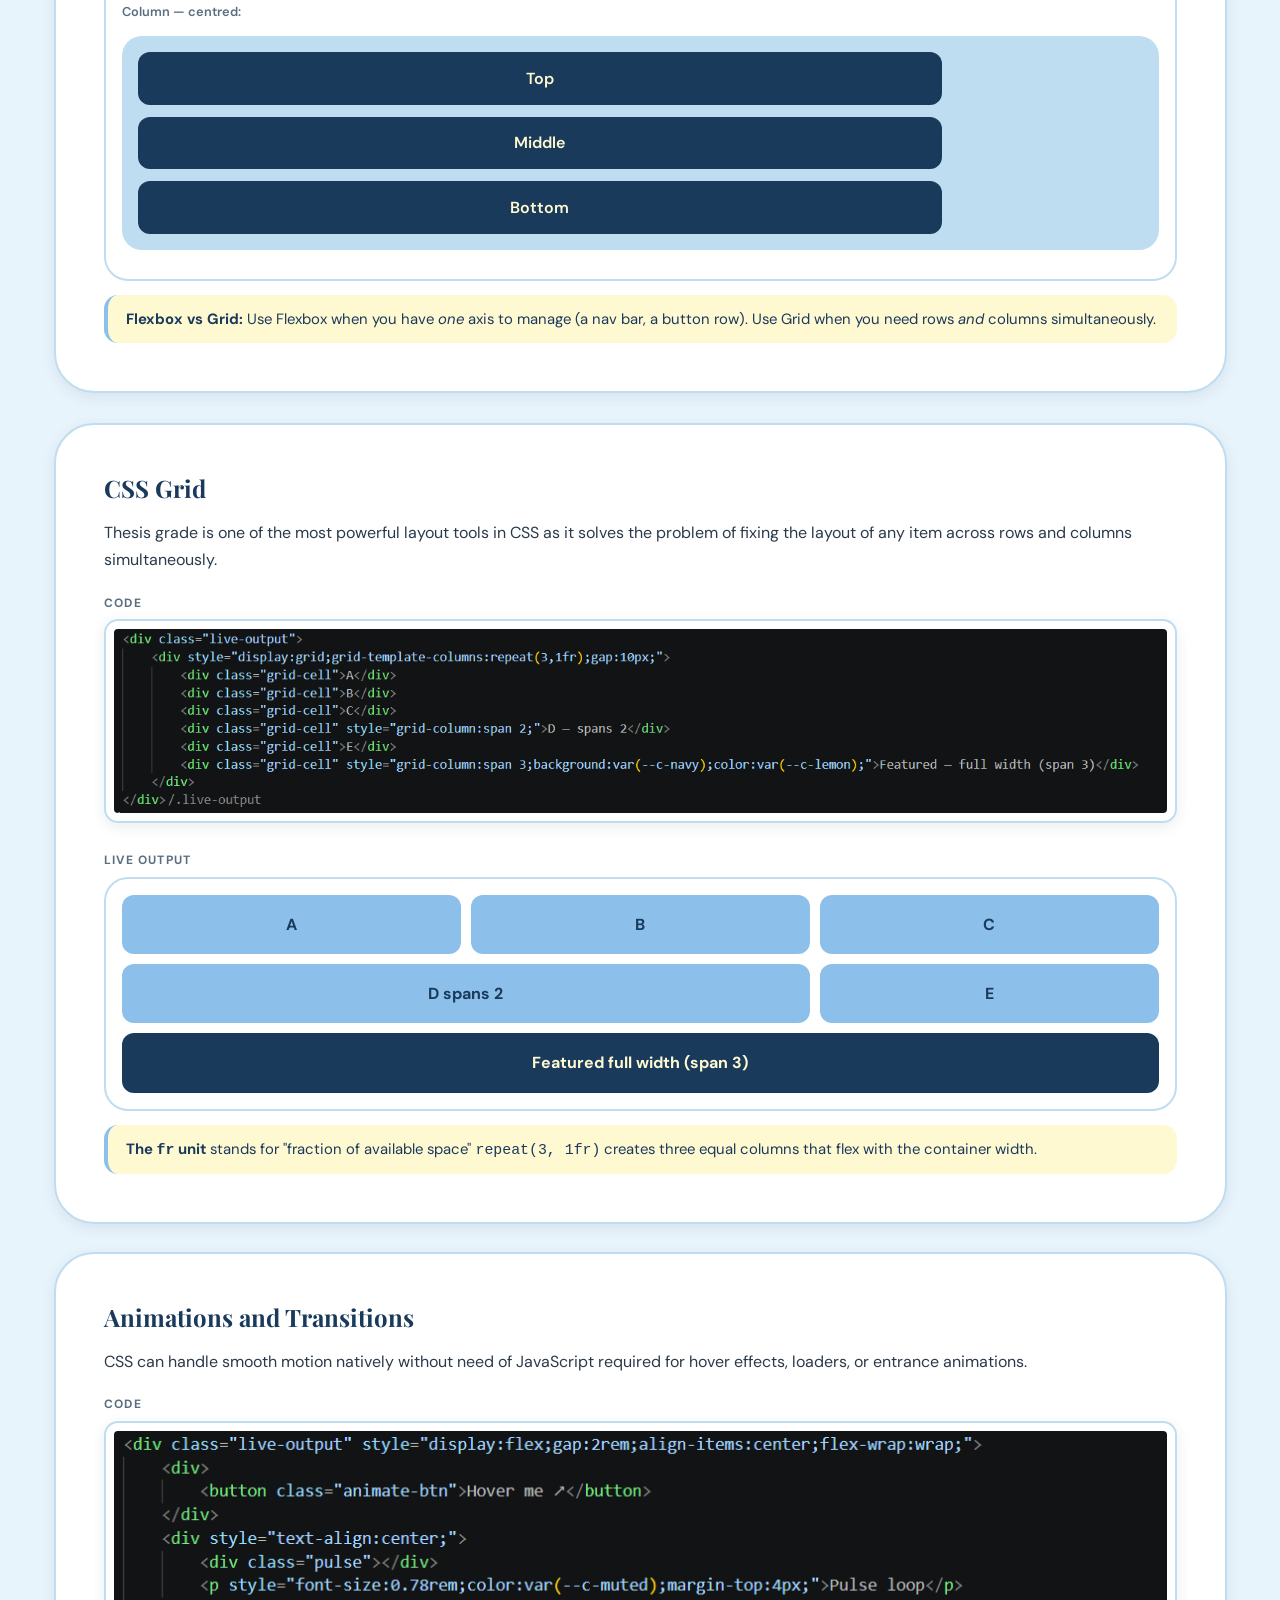
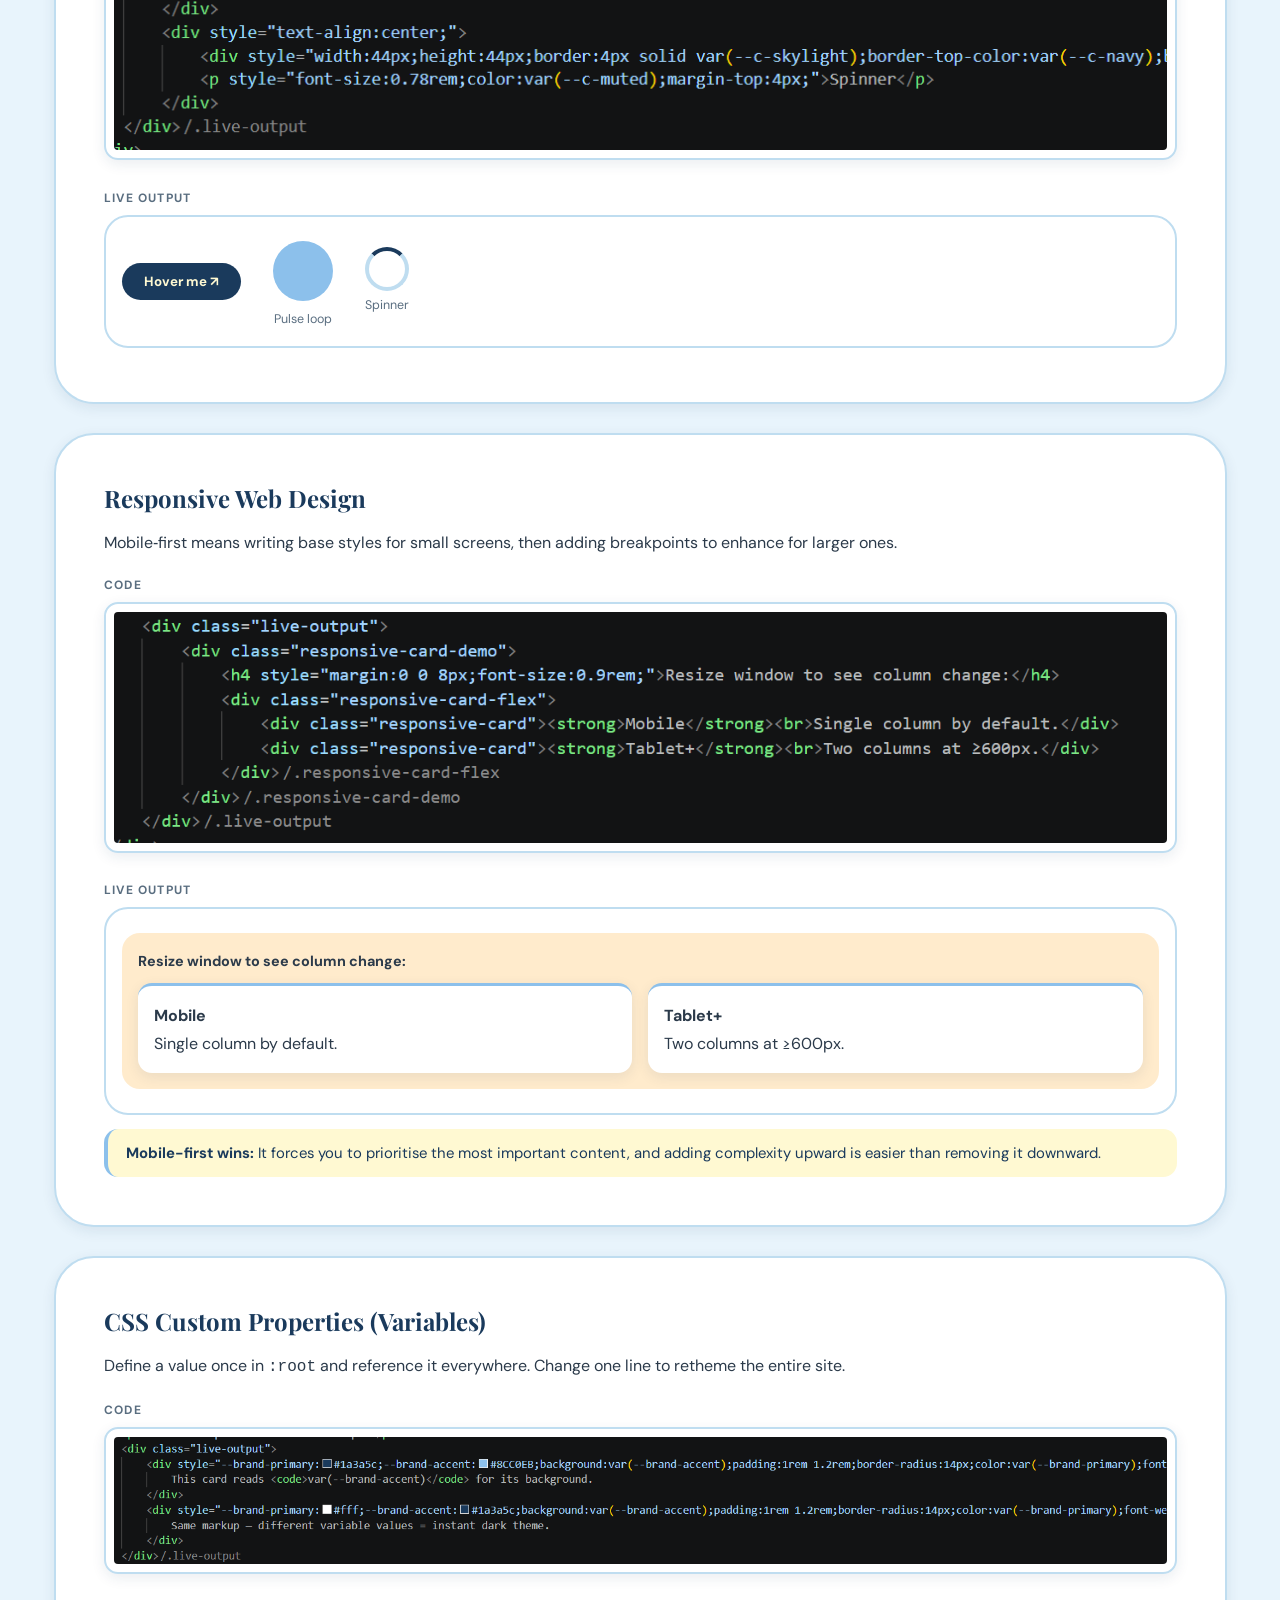
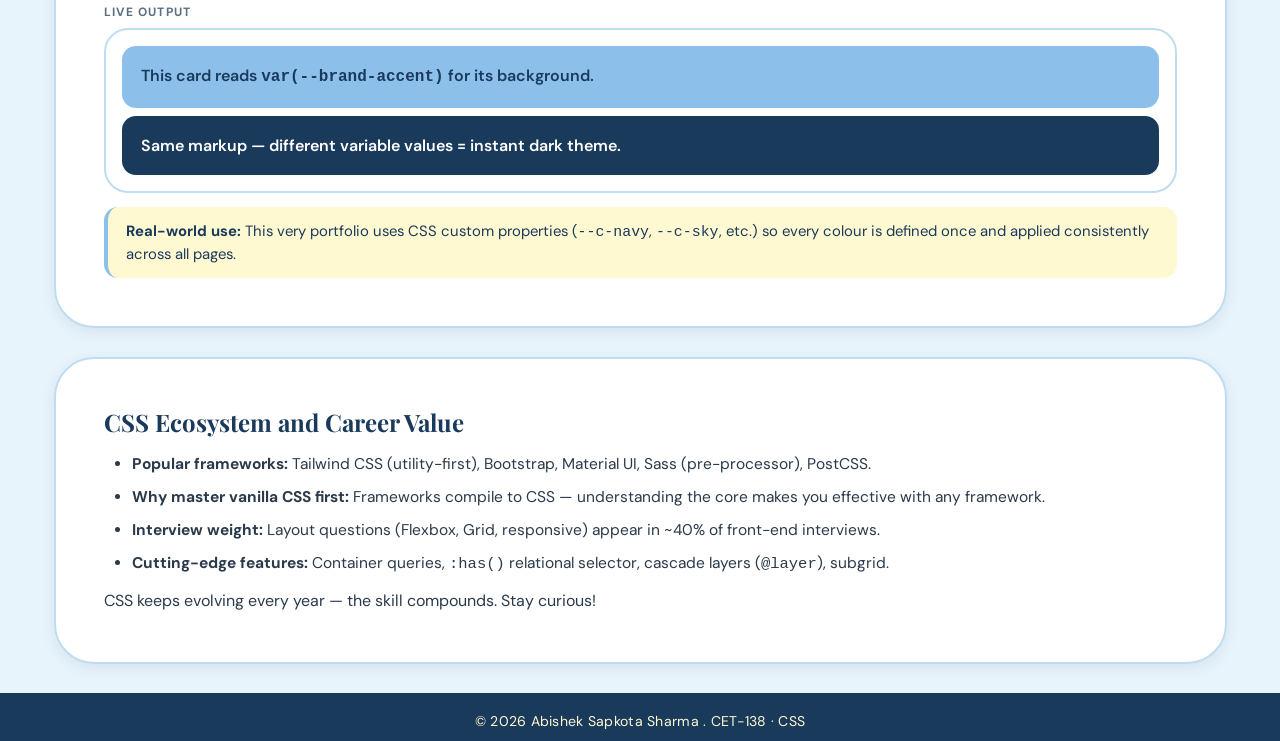
<file: css.html>
<!DOCTYPE html>
<html lang="en">
<head>
    <meta charset="UTF-8">
    <meta name="viewport" content="width=device-width, initial-scale=1.0">
    <title>CSS | Abishek Sapkota Sharma</title>
    <link rel="stylesheet" href="style.css">
</head>
<body>

<nav class="main-nav">
    <div class="nav-container">
        <div class="nav-logo"><a href="index.html" class="nav-logo">Abishek Sapkota Sharma</a></div>
        <ul class="nav-ul">
            <li><a href="fsd.html">Full Stack</a></li>
            <li><a href="html.html">HTML</a></li>
            <li><a href="css.html" class="active">CSS</a></li>
            <li><a href="JS.html">JavaScript</a></li>
            <li><a href="bootstrap.html">Bootstrap</a></li>
        </ul>
    </div>
</nav>

<div class="mainbody">

    <!-- CSS OVERVIEW -->
    <div class="paragraph reveal" id="css-overview">
        <div class="boarder">
            <div class="section">
                <h1 class="p_section-heading align_center">Cascading Style Sheets (CSS)</h1>
                <div class="section-image">
                    <img src="img/css/css.png" class="img_fsd" alt="CSS Illustration">
                </div>
                <p class="p_section-content align_center">
                   CSS is a style language which is used to style and enhance websites presentation. CSS is also one of the three main components for webpage development. CSS was developed after three years of development of HTML as it was needed to make the content of HTML more presentable and flexible. The key difference between the HTML and CSS is that HTML related tags whereas CSS uses rule sets and CSS style is applied to the HTML elements using selectors. 
                    Some of the key features of CSS can be pointed as Cascading , Selectors , Responsive Design , and Reusability .Cascading style can come from multiple sources and according to the browser’s requirement or the browser’s priority they are applied, and another is selector which is a powerful pattern which specifically targets the elements which have been add it by using different tag, classes, ID and maneuver, by using different media queries which comes under the responsive designs the CSS can is physically designed the web page according to the mobile use, tablet shares and disappears As for different screen sizes different CSS can be kept and reusability make sure that with a global style sheet document we can handle all the styles across our website and be accountable to it. 

                </p>
            </div>
        </div>
    </div>

    <!-- SELECTORS -->
    <div class="paragraph reveal">
        <div class="boarder">
            <div class="section no-image-section">
                <h2 class="section-heading">Selectors and Specificity</h2>
                <div class="section-content">
                    <p>Selectors are used to target elements whereas specificity decides which rule wins when two rules clash.</p>
                    <div class="demo-panel">
                        <div>
                            <p class="demo-panel-label"> Code</p>
                            <img src="img/css/selectors.png" alt="CSS selectors and specificity code" class="screenshot-img">
                        </div>
                        <div>
                            <p class="demo-panel-label"> Live Output</p>
                            <div class="live-output">
                                <p style="color:#1a3a5c;">Element selector: navy paragraph</p>
                                <span style="background:#FFF9D2;padding:2px 8px;border-radius:6px;">.highlight class applied</span><br><br>
                                <input type="email" placeholder="email@example.com" style="border:2px solid #8CC0EB;padding:6px 10px;border-radius:8px;width:100%;">
                                <p style="margin-top:8px;font-size:0.85rem;color:#5a6e80;">Specificity order: Inline &gt; ID &gt; Class &gt; Element</p>
                            </div>
                        </div>
                    </div>
                    <div class="double-description">
                        <strong>Tip:</strong> Avoid overusing <code>!important</code> — it breaks the natural cascade and makes debugging painful. Prefer higher specificity selectors instead.
                    </div>
                </div>
            </div>
        </div>
    </div>

    <!-- BOX MODEL -->
    <div class="paragraph reveal">
        <div class="boarder">
            <div class="section no-image-section">
                <h2 class="section-heading">CSS Box Model</h2>
                <div class="section-content">
                    <p>Every element in SDR file is a rectangular box made from four layers which contain different names such as content at the center, padding outside of the content, border which is outside of padding and at the outermost layer there is margin. These are used to maintain the gaps between the different other objects or the elements in the HTML by using CSS.</p>
                    <div class="demo-panel">
                        <div>
                            <p class="demo-panel-label"> Code</p>
                            <img src="img/css/boxmodel.png" alt="CSS box model code" class="screenshot-img">
                        </div>
                        <div>
                            <p class="demo-panel-label">Live Output — layers visualised</p>
                            <div class="live-output">
                                <div class="boxmodel-viz">
                                    <div class="margin-area">Margin (transparent space)
                                        <div class="border-area">Border (style &amp; colour)
                                            <div class="padding-area">Padding (inner breathing room)
                                                <div class="content-area">CONTENT</div>
                                            </div>
                                        </div>
                                    </div>
                                </div>
                            </div>
                        </div>
                    </div>
                    <div class="double-description">
                        <strong>Always use <code>box-sizing: border-box</code></strong> — it includes padding and border in the element's total width, making layout maths far more predictable.
                    </div>
                </div>
            </div>
        </div>
    </div>

    <!-- FLEXBOX -->
    <div class="paragraph reveal">
        <div class="boarder">
            <div class="section no-image-section">
                <h2 class="section-heading">Flexbox Layout</h2>
                <div class="section-content">
                    <p>By using flex layout, we can easily align various div’s in any one alignment either row or column.</p>
                    <div class="demo-panel">
                        <div>
                            <p class="demo-panel-label"> Code</p>
                            <img src="img/css/flexbox.png" alt="CSS Flexbox code" class="screenshot-img">
                        </div>
                        <div>
                            <p class="demo-panel-label"> Live Output</p>
                            <div class="live-output">
                                <p style="font-size:0.8rem;font-weight:600;color:var(--c-muted);margin-bottom:4px;">Row — space-between:</p>
                                <div class="demo-flex-row" style="margin-bottom:12px;">
                                    <div class="demo-item">Alpha</div>
                                    <div class="demo-item">Beta</div>
                                    <div class="demo-item">Gamma</div>
                                </div>
                                <p style="font-size:0.8rem;font-weight:600;color:var(--c-muted);margin-bottom:4px;">Column — centred:</p>
                                <div class="demo-flex-col">
                                    <div class="demo-item" style="width:80%;">Top</div>
                                    <div class="demo-item" style="width:80%;">Middle</div>
                                    <div class="demo-item" style="width:80%;">Bottom</div>
                                </div>
                            </div>
                        </div>
                    </div>
                    <div class="double-description">
                        <strong>Flexbox vs Grid:</strong> Use Flexbox when you have <em>one</em> axis to manage (a nav bar, a button row). Use Grid when you need rows <em>and</em> columns simultaneously.
                    </div>
                </div>
            </div>
        </div>
    </div>

    <!-- CSS GRID -->
    <div class="paragraph reveal">
        <div class="boarder">
            <div class="section no-image-section">
                <h2 class="section-heading">CSS Grid</h2>
                <div class="section-content">
                    <p>Thesis grade is one of the most powerful layout tools in CSS as it solves the problem of fixing the layout of any item across rows and columns simultaneously.</p>
                    <div class="demo-panel">
                        <div>
                            <p class="demo-panel-label"> Code</p>
                            <img src="img/css/grid.png" alt="CSS Grid code" class="screenshot-img">
                        </div>
                        <div>
                            <p class="demo-panel-label"> Live Output</p>
                            <div class="live-output">
                                <div style="display:grid;grid-template-columns:repeat(3,1fr);gap:10px;">
                                    <div class="grid-cell">A</div>
                                    <div class="grid-cell">B</div>
                                    <div class="grid-cell">C</div>
                                    <div class="grid-cell" style="grid-column:span 2;">D  spans 2</div>
                                    <div class="grid-cell">E</div>
                                    <div class="grid-cell" style="grid-column:span 3;background:var(--c-navy);color:var(--c-lemon);">Featured  full width (span 3)</div>
                                </div>
                            </div>
                        </div>
                    </div>
                    <div class="double-description">
                        <strong>The <code>fr</code> unit</strong> stands for "fraction of available space" <code>repeat(3, 1fr)</code> creates three equal columns that flex with the container width.
                    </div>
                </div>
            </div>
        </div>
    </div>

    <!-- ANIMATIONS -->
    <div class="paragraph reveal">
        <div class="boarder">
            <div class="section no-image-section">
                <h2 class="section-heading">Animations and Transitions</h2>
                <div class="section-content">
                    <p>CSS can handle smooth motion natively without need of JavaScript required for hover effects, loaders, or entrance animations.</p>
                    <div class="demo-panel">
                        <div>
                            <p class="demo-panel-label"> Code</p>
                            <img src="img/css/animations.png" alt="CSS animations and transitions code" class="screenshot-img">
                        </div>
                        <div>
                            <p class="demo-panel-label"> Live Output</p>
                            <div class="live-output" style="display:flex;gap:2rem;align-items:center;flex-wrap:wrap;">
                                <div>
                                    <button class="animate-btn">Hover me ↗</button>
                                </div>
                                <div style="text-align:center;">
                                    <div class="pulse"></div>
                                    <p style="font-size:0.78rem;color:var(--c-muted);margin-top:4px;">Pulse loop</p>
                                </div>
                                <div style="text-align:center;">
                                    <div style="width:44px;height:44px;border:4px solid var(--c-skylight);border-top-color:var(--c-navy);border-radius:50%;animation:spin 0.9s linear infinite;"></div>
                                    <p style="font-size:0.78rem;color:var(--c-muted);margin-top:4px;">Spinner</p>
                                </div>
                            </div>
                        </div>
                    </div>
                    <style>@keyframes spin { to { transform: rotate(360deg); } }</style>
                </div>
            </div>
        </div>
    </div>

    <!-- RESPONSIVE -->
    <div class="paragraph reveal">
        <div class="boarder">
            <div class="section no-image-section">
                <h2 class="section-heading">Responsive Web Design</h2>
                <div class="section-content">
                    <p>Mobile‑first means writing base styles for small screens, then adding breakpoints to enhance for larger ones.</p>
                    <div class="demo-panel">
                        <div>
                            <p class="demo-panel-label"> Code</p>
                            <img src="img/css/responsive.png" alt="CSS responsive media queries code" class="screenshot-img">
                        </div>
                        <div>
                            <p class="demo-panel-label"> Live Output</p>
                            <div class="live-output">
                                <div class="responsive-card-demo">
                                    <h4 style="margin:0 0 8px;font-size:0.9rem;">Resize window to see column change:</h4>
                                    <div class="responsive-card-flex">
                                        <div class="responsive-card"><strong>Mobile</strong><br>Single column by default.</div>
                                        <div class="responsive-card"><strong>Tablet+</strong><br>Two columns at ≥600px.</div>
                                    </div>
                                </div>
                            </div>
                        </div>
                    </div>
                    <div class="double-description">
                        <strong>Mobile-first wins:</strong> It forces you to prioritise the most important content, and adding complexity upward is easier than removing it downward.
                    </div>
                </div>
            </div>
        </div>
    </div>

    <!-- CSS VARIABLES -->
    <div class="paragraph reveal">
        <div class="boarder">
            <div class="section no-image-section">
                <h2 class="section-heading">CSS Custom Properties (Variables)</h2>
                <div class="section-content">
                    <p>Define a value once in <code>:root</code> and reference it everywhere. Change one line to retheme the entire site.</p>
                    <div class="demo-panel">
                        <div>
                            <p class="demo-panel-label"> Code</p>
                            <img src="img/css/variables.png" alt="CSS custom properties code" class="screenshot-img">
                        </div>
                        <div>
                            <p class="demo-panel-label"> Live Output</p>
                            <div class="live-output">
                                <div style="--brand-primary:#1a3a5c;--brand-accent:#8CC0EB;background:var(--brand-accent);padding:1rem 1.2rem;border-radius:14px;color:var(--brand-primary);font-weight:600;margin-bottom:8px;">
                                    This card reads <code>var(--brand-accent)</code> for its background.
                                </div>
                                <div style="--brand-primary:#fff;--brand-accent:#1a3a5c;background:var(--brand-accent);padding:1rem 1.2rem;border-radius:14px;color:var(--brand-primary);font-weight:600;">
                                    Same markup — different variable values = instant dark theme.
                                </div>
                            </div>
                        </div>
                    </div>
                    <div class="double-description">
                        <strong>Real-world use:</strong> This very portfolio uses CSS custom properties (<code>--c-navy</code>, <code>--c-sky</code>, etc.) so every colour is defined once and applied consistently across all pages.
                    </div>
                </div>
            </div>
        </div>
    </div>

    <!-- ECOSYSTEM -->
    <div class="paragraph reveal">
        <div class="boarder">
            <div class="section no-image-section">
                <h2 class="section-heading">CSS Ecosystem and Career Value</h2>
                <div class="section-content">
                    <ul>
                        <li><strong>Popular frameworks:</strong> Tailwind CSS (utility-first), Bootstrap, Material UI, Sass (pre-processor), PostCSS.</li>
                        <li><strong>Why master vanilla CSS first:</strong> Frameworks compile to CSS — understanding the core makes you effective with any framework.</li>
                        <li><strong>Interview weight:</strong> Layout questions (Flexbox, Grid, responsive) appear in ~40% of front-end interviews.</li>
                        <li><strong>Cutting-edge features:</strong> Container queries, <code>:has()</code> relational selector, cascade layers (<code>@layer</code>), subgrid.</li>
                    </ul>
                    <p style="margin-top:0.7rem;">CSS keeps evolving every year — the skill compounds. Stay curious!</p>
                </div>
            </div>
        </div>
    </div>

</div>

<div class="footer">
    <p>&copy; 2026 Abishek Sapkota Sharma . CET-138 &middot; CSS</p>
</div>

<script>
    const reveals = document.querySelectorAll('.reveal');
    const observer = new IntersectionObserver((entries) => {
        entries.forEach(entry => {
            if (entry.isIntersecting) {
                entry.target.classList.add('visible');
                observer.unobserve(entry.target);
            }
        });
    }, { threshold: 0.2 });
    reveals.forEach(el => observer.observe(el));
</script>
</body>
</html>
</file>
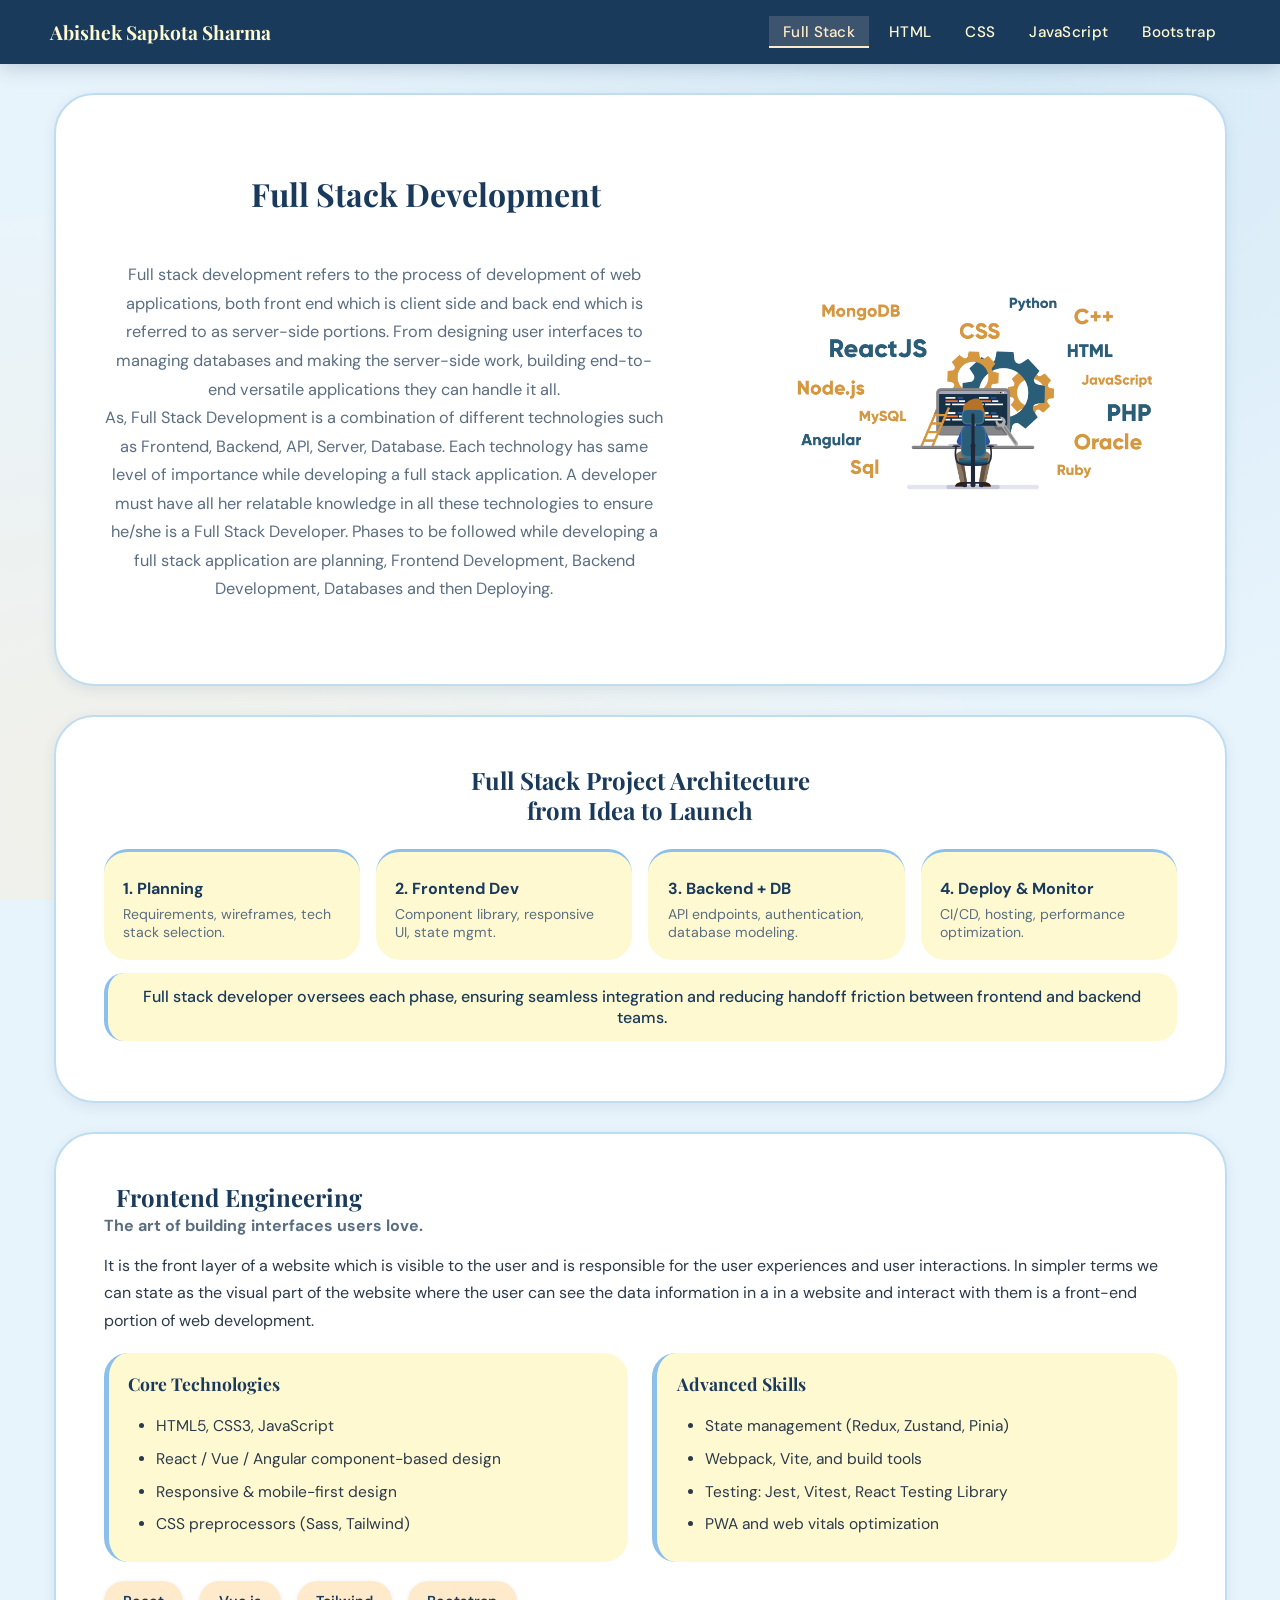
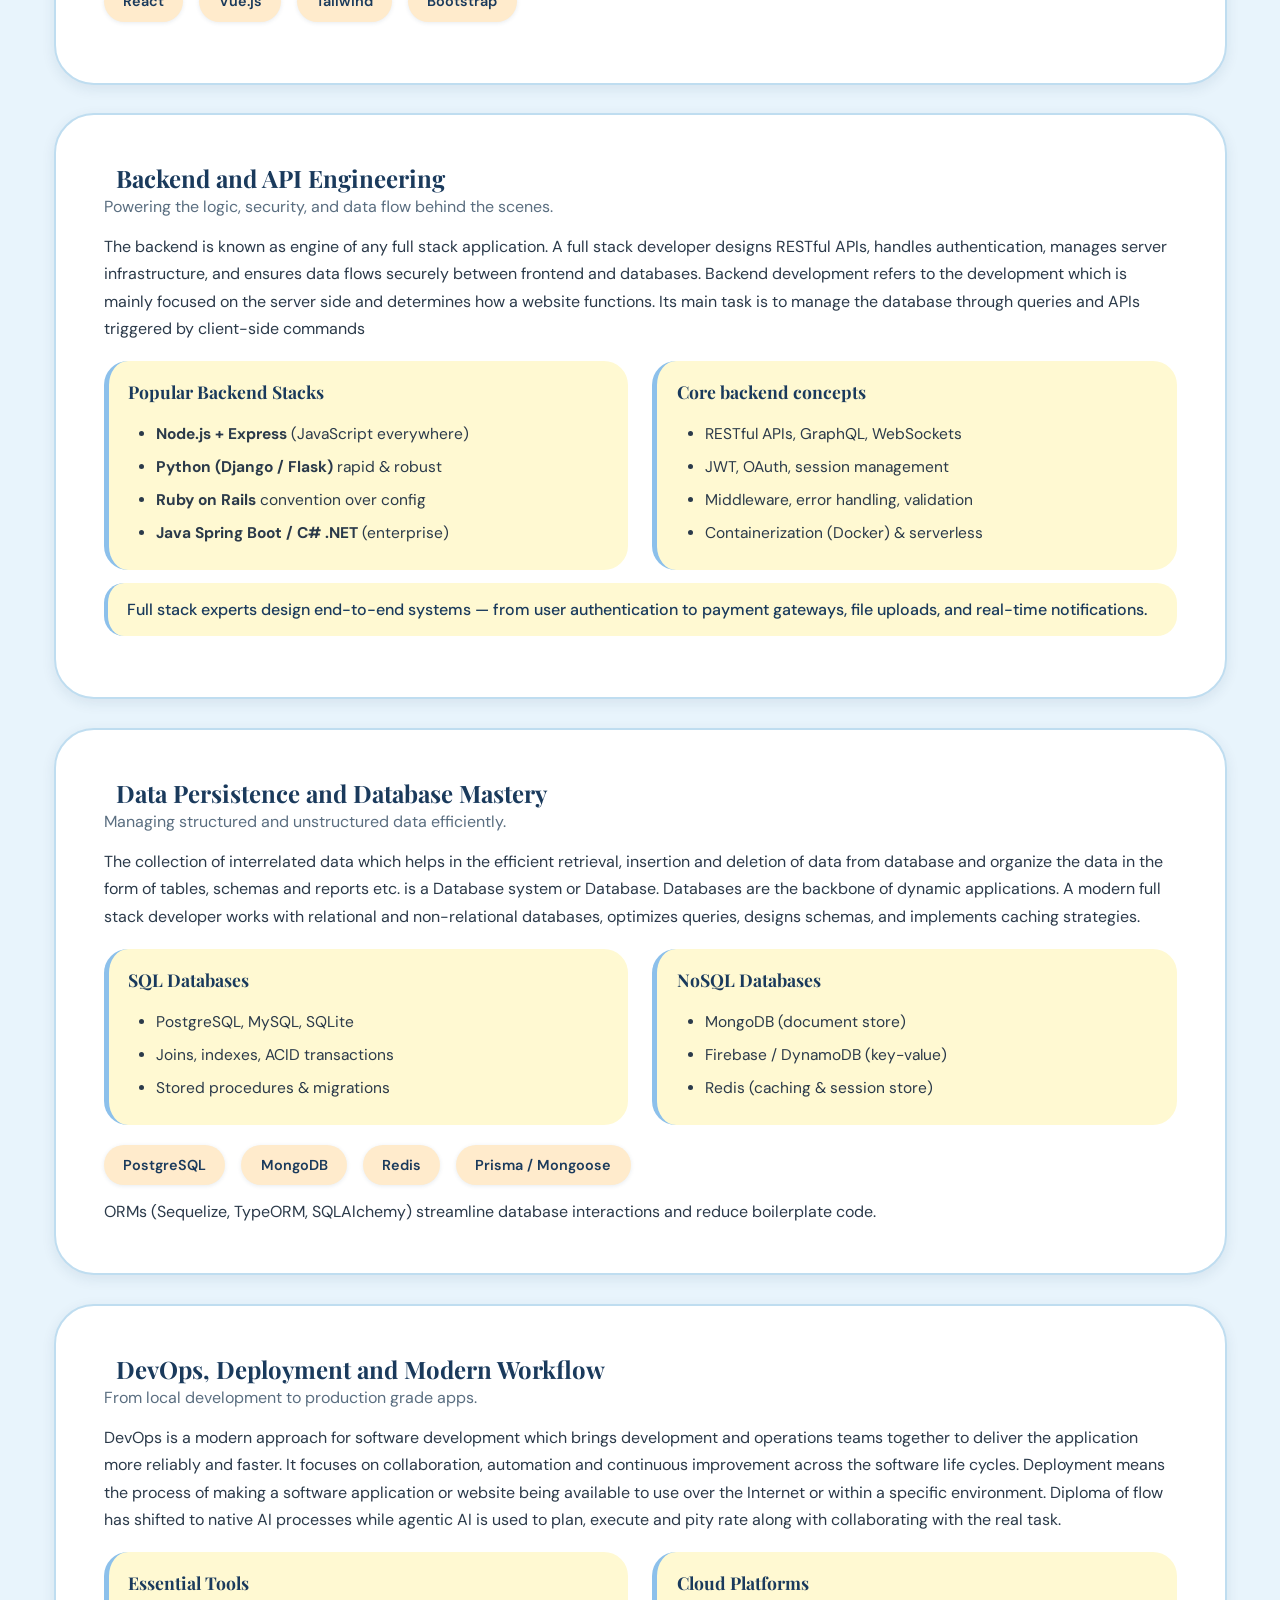
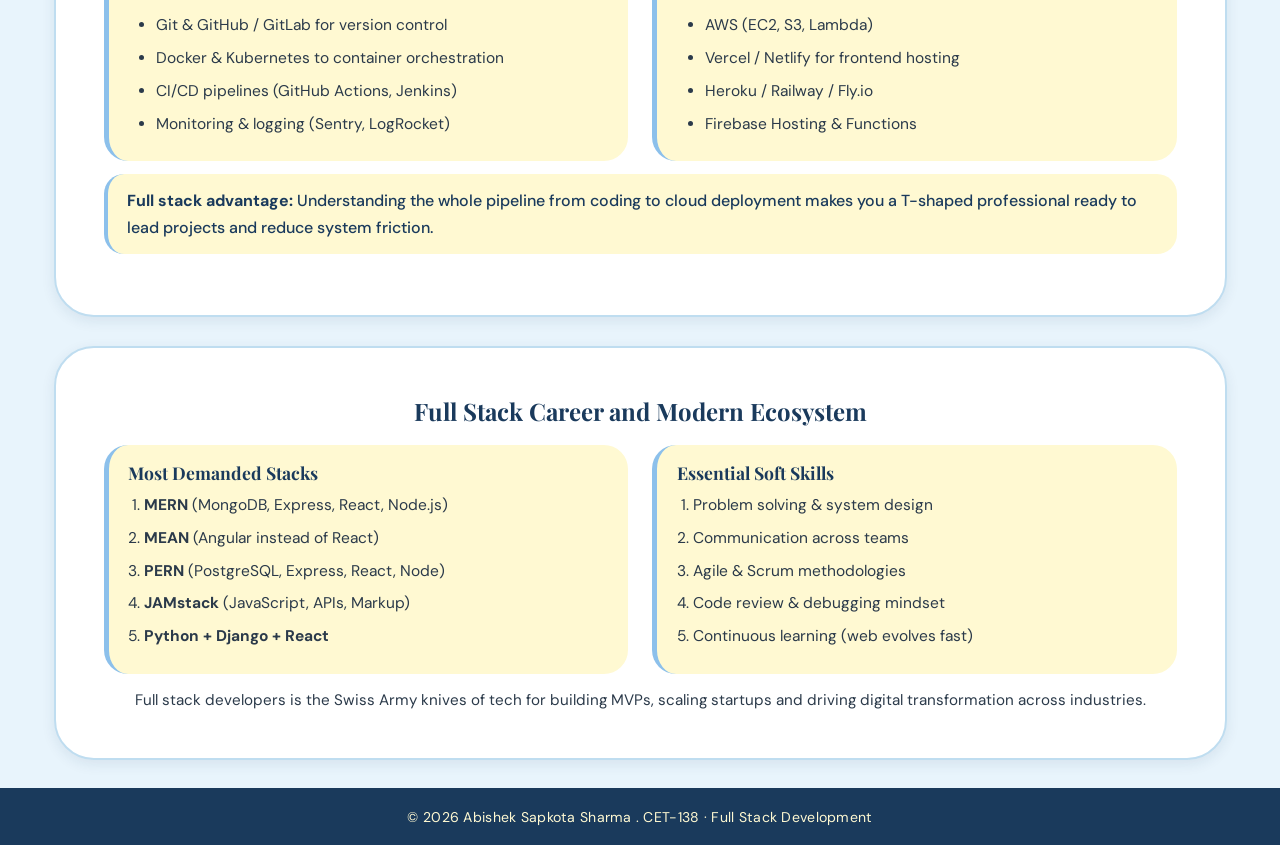
<file: fsd.html>
<!DOCTYPE html>
<html lang="en">
<head>
    <meta charset="UTF-8">
    <meta name="viewport" content="width=device-width, initial-scale=1.0, viewport-fit=cover">
    <title>Full Stack Development |Abishek Sapkota Sharma</title>
    <link rel="stylesheet" href="style.css">
</head>
<body>

<nav class="main-nav" > 
    <div class="nav-container">
        <div class="nav-logo"><a href="index.html">Abishek Sapkota Sharma</a></div>
        <ul class="nav-ul">
            <li><a href="fsd.html" class="active">Full Stack</a></li>
            <li><a href="html.html">HTML</a></li>
            <li><a href="css.html">CSS</a></li>
            <li><a href="JS.html">JavaScript</a></li>
            <li><a href="bootstrap.html">Bootstrap</a></li>
        </ul>
    </div>
</nav>

<div class="mainbody">
    <!--  FULL STACK OVERVIEW SECTION -->
    <div class="paragraph reveal" id="fsd">
        <div class="boarder">
            <div class="section">
                <h1 class="p_section-heading align_center">Full Stack Development<br><br></h1>
                <div class="section-image">
                    <img src="img/fds.png" class="img_fsd" alt="Full Stack Development Diagram">
                </div>
                <p class="p_section-content align_center">Full stack development refers to the process of development of web applications, both front end which is client side and back end which is referred to as server-side portions. From designing user interfaces to managing databases and making the server-side work, building end-to-end versatile applications they can handle it all.
 <br>As, Full Stack Development is a combination of different technologies such as Frontend, Backend, API, Server, Database. Each technology has same level of importance while developing a full stack application. A developer must have all her relatable knowledge in all these technologies to ensure he/she is a Full Stack Developer. Phases to be followed while developing a full stack application are planning, Frontend Development, Backend Development, Databases and then Deploying.  
</p>
            </div>
        </div>
    </div>

    <!-- PROJECT ARCHITECTURE SECTION -->
    <div class="paragraph reveal">
        <div class="boarder">
            <h2 class="section-heading align_center">Full Stack Project Architecture <BR>from Idea to Launch</h2>
            <div class="steps-container">
                <div class="step-card">
                    <div class="step-icon"></div>
                    <h3>1. Planning</h3>
                    <p>Requirements, wireframes, tech stack selection.</p>
                </div>
                <div class="step-card">
                    <div class="step-icon"></div>
                    <h3>2. Frontend Dev</h3>
                    <p>Component library, responsive UI, state mgmt.</p>
                </div>
                <div class="step-card">
                    <div class="step-icon"></div>
                    <h3>3. Backend + DB</h3>
                    <p>API endpoints, authentication, database modeling.</p>
                </div>
                <div class="step-card">
                    <div class="step-icon"></div>
                    <h3>4. Deploy & Monitor</h3>
                    <p>CI/CD, hosting, performance optimization.</p>
                </div>
            </div>
            <p class="highlight-text" style="text-align: center;">Full stack developer oversees each phase, ensuring seamless integration and reducing handoff friction between frontend and backend teams.</p>
        </div>
    </div>
    <!-- FRONTEND ENGINEERING SECTION -->
    <div class="paragraph reveal">
        <div class="boarder">
            <div class="section section-start no-image-section">
                <div class="grid-col-1-row-1">
                    <span class="desc-icon"></span>
                    <h2 class="section-heading heading-inline">Frontend Engineering</h2>
                    <p class="subheading-text"><strong>The art of building interfaces users love.</strong></p>
                </div>
                
                <div class="section-content grid-col-1-row-2-full">
                    <p>It is the front layer of a website which is visible to the user and is responsible for the user experiences and user interactions. In simpler terms we can state as the visual part of the website where the user can see the data information in a in a website and interact with them is a front-end portion of web development. </p>
                    <div class="two-col-feature">
                        <div class="feature-card">
                            <h3 class="feature-title">Core Technologies</h3>
                            <ul class="feature-list">
                                <li>HTML5, CSS3, JavaScript </li>
                                <li>React / Vue / Angular  component-based design</li>
                                <li>Responsive & mobile-first design</li>
                                <li>CSS preprocessors (Sass, Tailwind)</li>
                            </ul>
                        </div>
                        <div class="feature-card">
                            <h3 class="feature-title">Advanced Skills</h3>
                            <ul class="feature-list">
                                <li>State management (Redux, Zustand, Pinia)</li>
                                <li>Webpack, Vite, and build tools</li>
                                <li>Testing: Jest, Vitest, React Testing Library</li>
                                <li>PWA and web vitals optimization</li>
                            </ul>
                        </div>
                    </div>
                    <div class="stack-grid">
                        <span class="stack-item">React</span>
                        <span class="stack-item">Vue.js</span>
                        <span class="stack-item">Tailwind</span>
                        <span class="stack-item">Bootstrap</span>
                    </div>
                </div>
            </div>
        </div>
    </div>

    <!-- BACKEND & API SECTION -->
    <div class="paragraph reveal">
        <div class="boarder">
            <div class="section section-start no-image-section">
                <div class="grid-col-1-row-1">
                    <span class="desc-icon"></span>
                    <h2 class="section-heading heading-inline">Backend and API Engineering</h2>
                    <p class="subheading-text">Powering the logic, security, and data flow behind the scenes.</p>
                </div>
                
                <div class="section-content grid-col-1-row-2-full">
                    <p>The backend is known as engine of any full stack application. A full stack developer designs RESTful APIs, handles authentication, manages server infrastructure, and ensures data flows securely between frontend and databases. Backend development refers to the development which is mainly focused on the server side and determines how a website functions. Its main task is to manage the database through queries and APIs triggered by client-side commands</p>
                    <div class="two-col-feature">
                        <div class="feature-card">
                            <h3 class="feature-title">Popular Backend Stacks</h3>
                            <ul class="feature-list">
                                <li><strong>Node.js + Express</strong> (JavaScript everywhere)</li>
                                <li><strong>Python (Django / Flask)</strong>  rapid & robust</li>
                                <li><strong>Ruby on Rails</strong>  convention over config</li>
                                <li><strong>Java Spring Boot / C# .NET</strong> (enterprise)</li>
                            </ul>
                        </div>
                        <div class="feature-card">
                            <h3 class="feature-title">Core backend concepts</h3>
                            <ul class="feature-list">
                                <li>RESTful APIs, GraphQL, WebSockets</li>
                                <li>JWT, OAuth, session management</li>
                                <li>Middleware, error handling, validation</li>
                                <li>Containerization (Docker) & serverless</li>
                            </ul>
                        </div>
                    </div>
                    <div class="highlight-text">
                        Full stack experts design end-to-end systems — from user authentication to payment gateways, file uploads, and real-time notifications.
                    </div>
                </div>
            </div>
        </div>
    </div>

    <!-- DATABASE SECTION -->
    <div class="paragraph reveal">
        <div class="boarder">
            <div class="section section-start no-image-section">
                <div class="grid-col-1-row-1">
                    <span class="desc-icon"></span>
                    <h2 class="section-heading heading-inline">Data Persistence and Database Mastery</h2>
                    <p class="subheading-text">Managing structured and unstructured data efficiently.</p>
                </div>
               
                <div class="section-content grid-col-1-row-2-full">
                    <p>The collection of interrelated data which helps in the efficient retrieval, insertion and deletion of data from database and organize the data in the form of tables, schemas and reports etc. is a Database system or Database. 
                         Databases are the backbone of dynamic applications. A modern full stack developer works with relational and non-relational databases, optimizes queries, designs schemas, and implements caching strategies.</p>
                    <div class="two-col-feature">
                        <div class="feature-card">
                            <h3 class="feature-title">SQL Databases</h3>
                            <ul class="feature-list">
                                <li>PostgreSQL, MySQL, SQLite</li>
                                <li>Joins, indexes, ACID transactions</li>
                                <li>Stored procedures & migrations</li>
                            </ul>
                        </div>
                        <div class="feature-card">
                            <h3 class="feature-title">NoSQL Databases</h3>
                            <ul class="feature-list">
                                <li>MongoDB (document store)</li>
                                <li>Firebase / DynamoDB (key-value)</li>
                                <li>Redis (caching & session store)</li>
                            </ul>
                        </div>
                    </div>
                    <div class="stack-grid">
                        <span class="stack-item">PostgreSQL</span>
                        <span class="stack-item">MongoDB</span>
                        <span class="stack-item">Redis</span>
                        <span class="stack-item">Prisma / Mongoose</span>
                    </div>
                    <p class="mt-small">ORMs (Sequelize, TypeORM, SQLAlchemy) streamline database interactions and reduce boilerplate code.</p>
                </div>
            </div>
        </div>
    </div>

    <!-- DEVOPS & DEPLOYMENT SECTION -->
    <div class="paragraph reveal">
        <div class="boarder">
            <div class="section section-start no-image-section">
                <div class="grid-col-1-row-1">
                    <span class="desc-icon"></span>
                    <h2 class="section-heading heading-inline">DevOps, Deployment and Modern Workflow</h2>
                    <p class="subheading-text">From local development to production grade apps.</p>
                </div>
               
                <div class="section-content grid-col-1-row-2-full"> 
                <p> DevOps is a modern approach for software development which brings development and operations teams together to deliver the application more reliably and faster. It focuses on collaboration, automation and continuous improvement across the software life cycles. Deployment means the process of making a software application or website being available to use over the Internet or within a specific environment. Diploma of flow has shifted to native AI processes while agentic AI is used to plan, execute and pity rate along with collaborating with the real task.</p>
                    <div class="two-col-feature">
                        <div class="feature-card">
                            <h3 class="feature-title">Essential Tools</h3>
                            <ul class="feature-list">
                                <li>Git & GitHub / GitLab for version control</li>
                                <li>Docker & Kubernetes to container orchestration</li>
                                <li>CI/CD pipelines (GitHub Actions, Jenkins)</li>
                                <li>Monitoring & logging (Sentry, LogRocket)</li>
                            </ul>
                        </div>
                        <div class="feature-card">
                            <h3 class="feature-title">Cloud Platforms</h3>
                            <ul class="feature-list">
                                <li>AWS (EC2, S3, Lambda)</li>
                                <li>Vercel / Netlify for frontend hosting</li>
                                <li>Heroku / Railway / Fly.io</li>
                                <li>Firebase Hosting & Functions</li>
                            </ul>
                        </div>
                    </div>
                    
                    <div class="highlight-text">
                        <strong>Full stack advantage:</strong> Understanding the whole pipeline  from coding to cloud deployment  makes you a T-shaped professional ready to lead projects and reduce system friction.
                    </div>
                </div>
            </div>
        </div>
    </div>

    <!-- CAREER & ECOSYSTEM SECTION -->
    <div class="paragraph reveal">
        <div class="boarder">
            <h2 class="section-heading align_center">Full Stack Career and Modern Ecosystem</h2>
            <div class="two-col-feature">
                <div class="feature-card">
                    <h3 class="feature-title">Most Demanded Stacks </h3>
                    <ol class="feature-list">
                        <li><strong>MERN</strong> (MongoDB, Express, React, Node.js)</li>
                        <li><strong>MEAN</strong> (Angular instead of React)</li>
                        <li><strong>PERN</strong> (PostgreSQL, Express, React, Node)</li>
                        <li><strong>JAMstack</strong> (JavaScript, APIs, Markup)</li>
                        <li><strong>Python + Django + React</strong></li>
                    </ol>
                </div>
                <div class="feature-card">
                    <h3 class="feature-title">Essential Soft Skills</h3>
                    <ol class="feature-list">
                        <li>Problem solving & system design</li>
                        <li>Communication across teams</li>
                        <li>Agile & Scrum methodologies</li>
                        <li>Code review & debugging mindset</li>
                        <li>Continuous learning (web evolves fast)</li>
                    </ol>
                </div>
            </div>
           
            <p class="center-text-margin">Full stack developers is the Swiss Army knives of tech for building MVPs, scaling startups and driving digital transformation across industries.</p>
        </div>
    </div>

</div>

<div class="footer">
    <p>&copy; 2026 Abishek Sapkota Sharma . CET-138 · Full Stack Development</p>
</div>

<script>
    const reveals = document.querySelectorAll('.reveal');
    const observer = new IntersectionObserver((entries) => {
        entries.forEach(entry => {
            if (entry.isIntersecting) {
                entry.target.classList.add('visible');
                observer.unobserve(entry.target);
            }
        });
    }, { threshold: 0.2 });
    reveals.forEach(el => observer.observe(el));
</script>
</body>
</html>
</file>
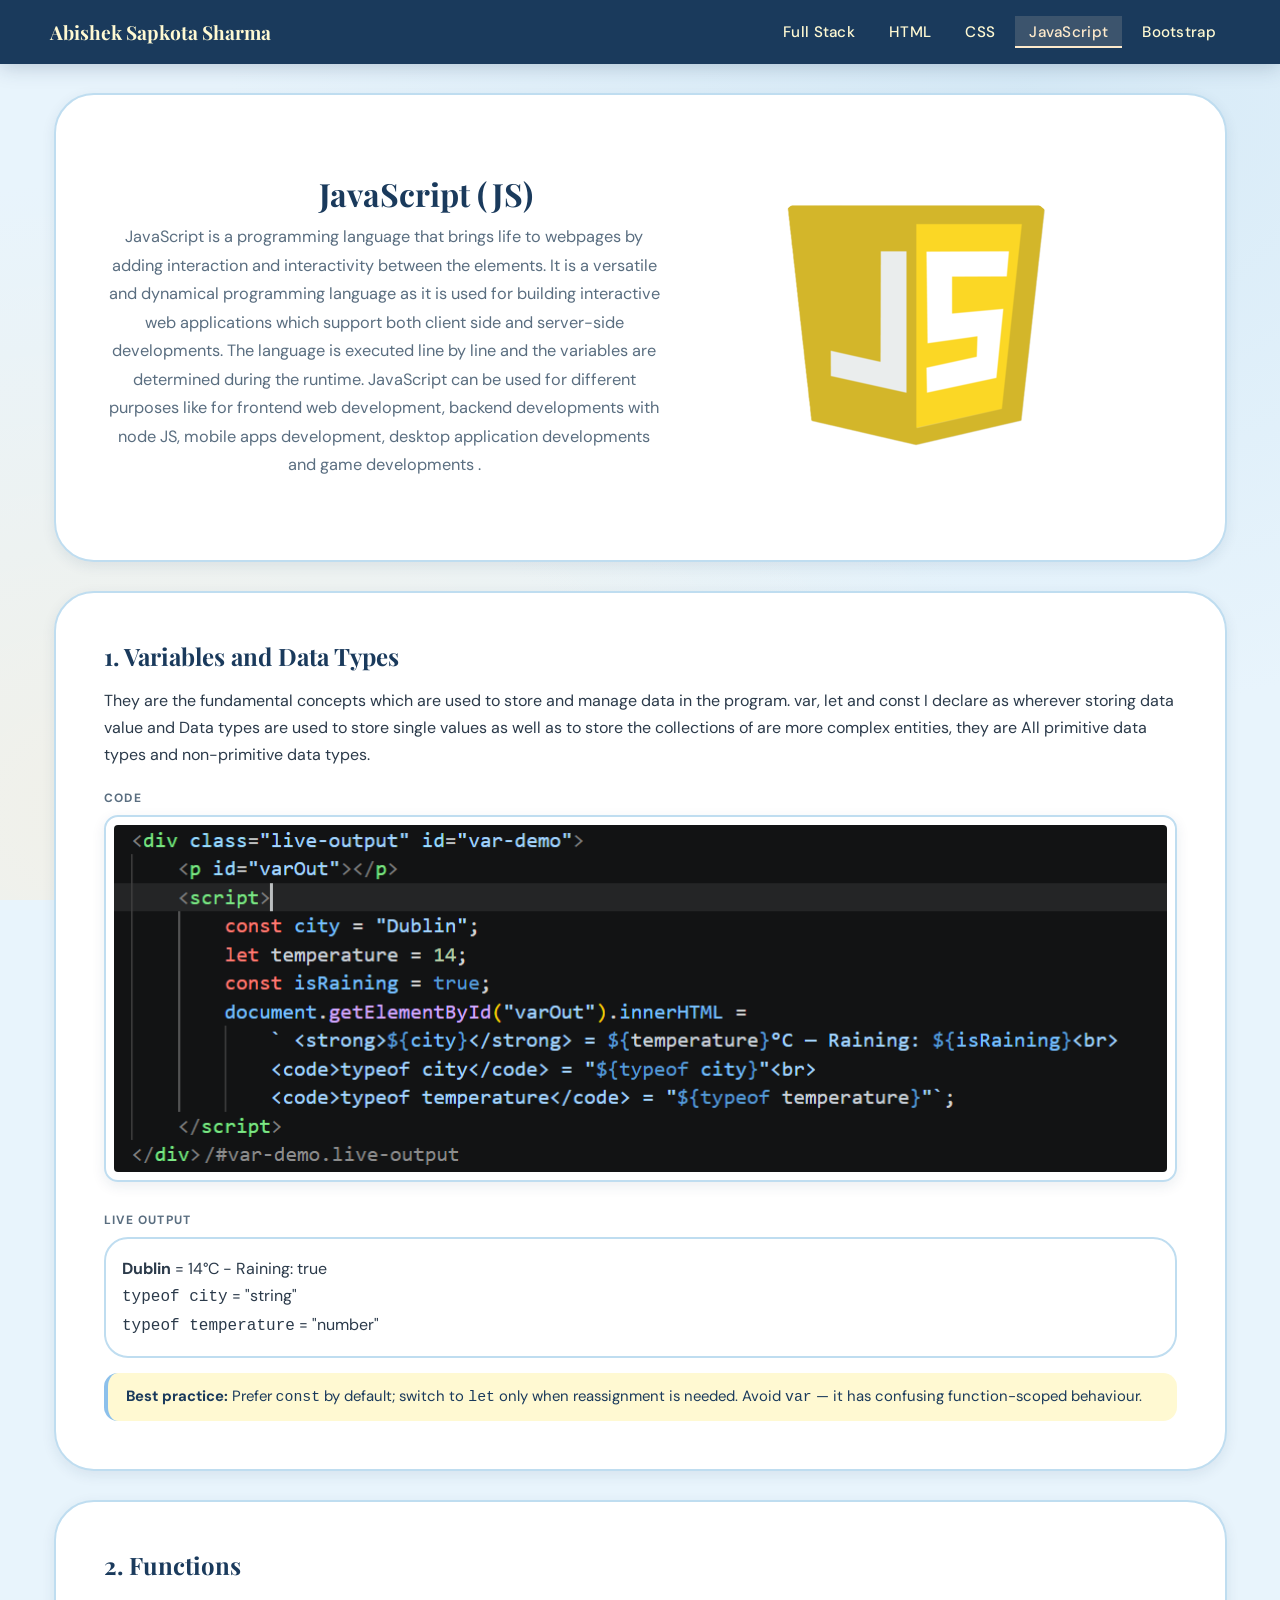
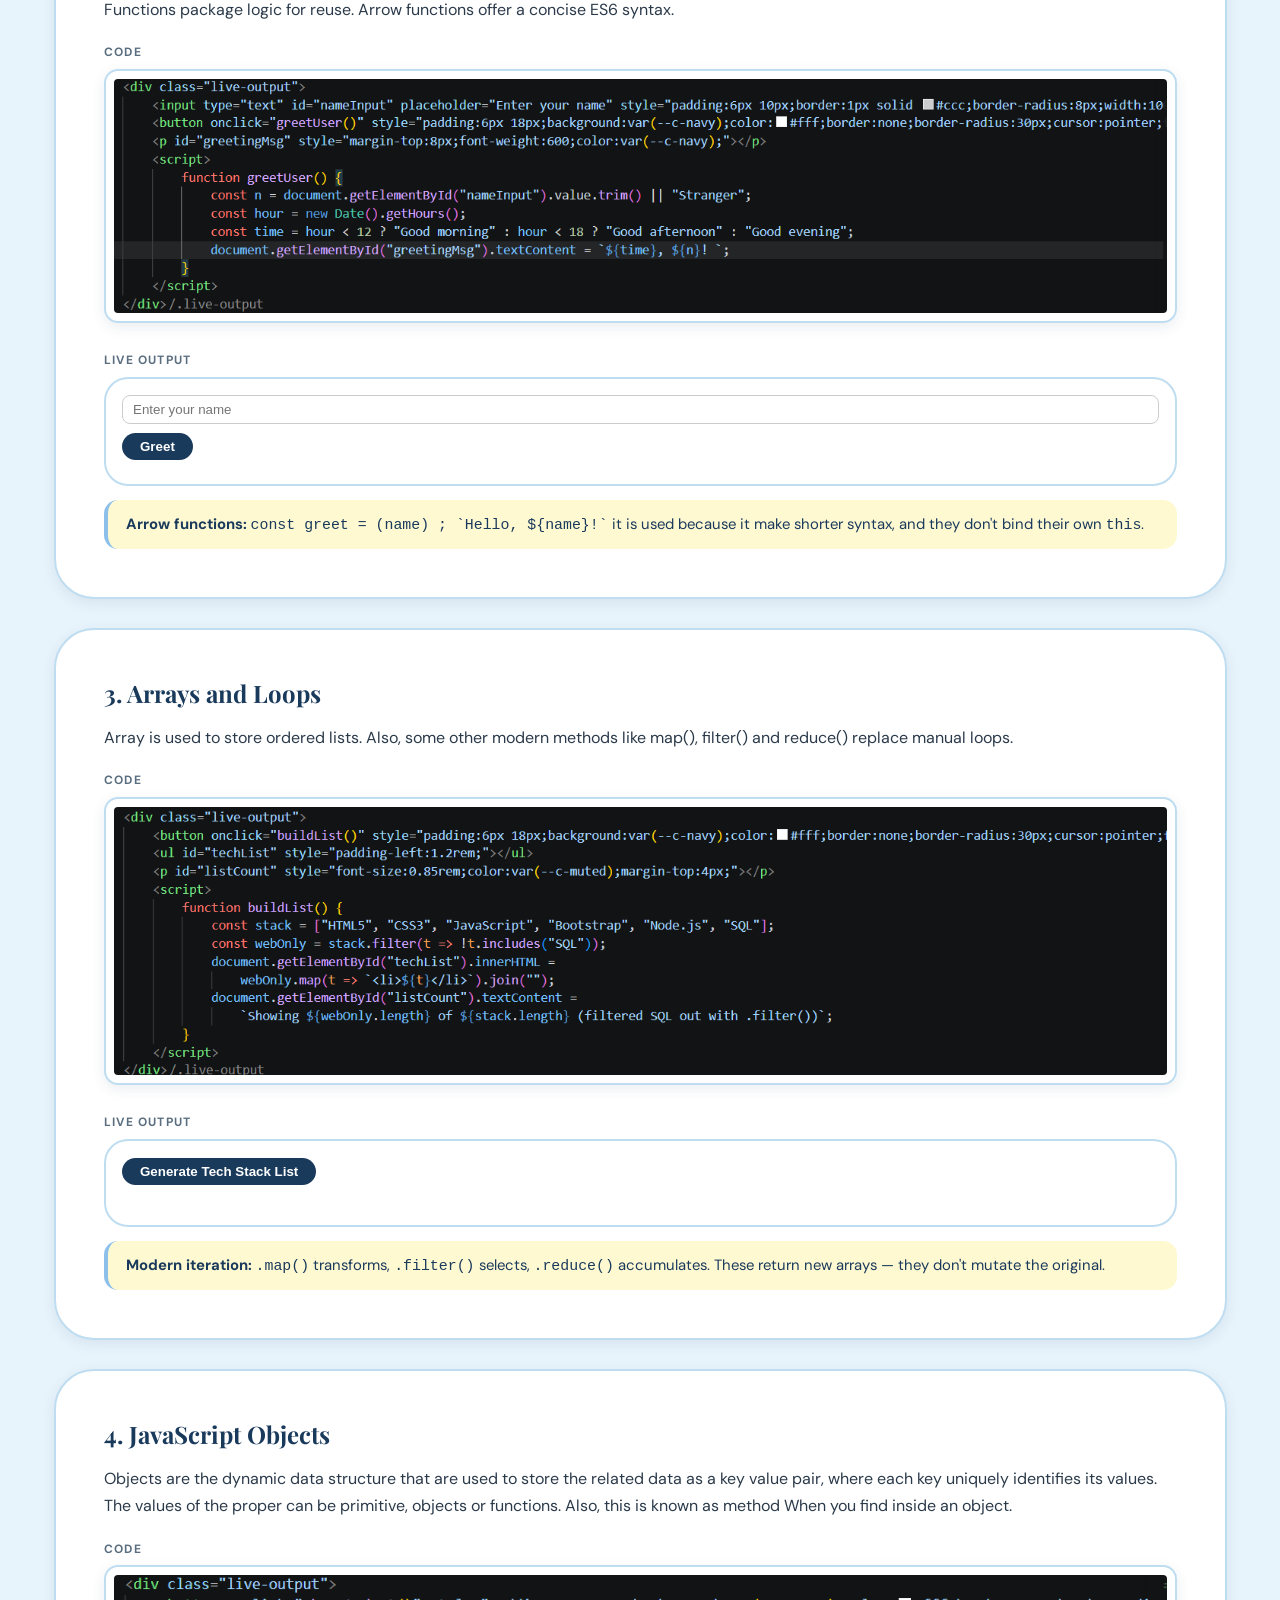
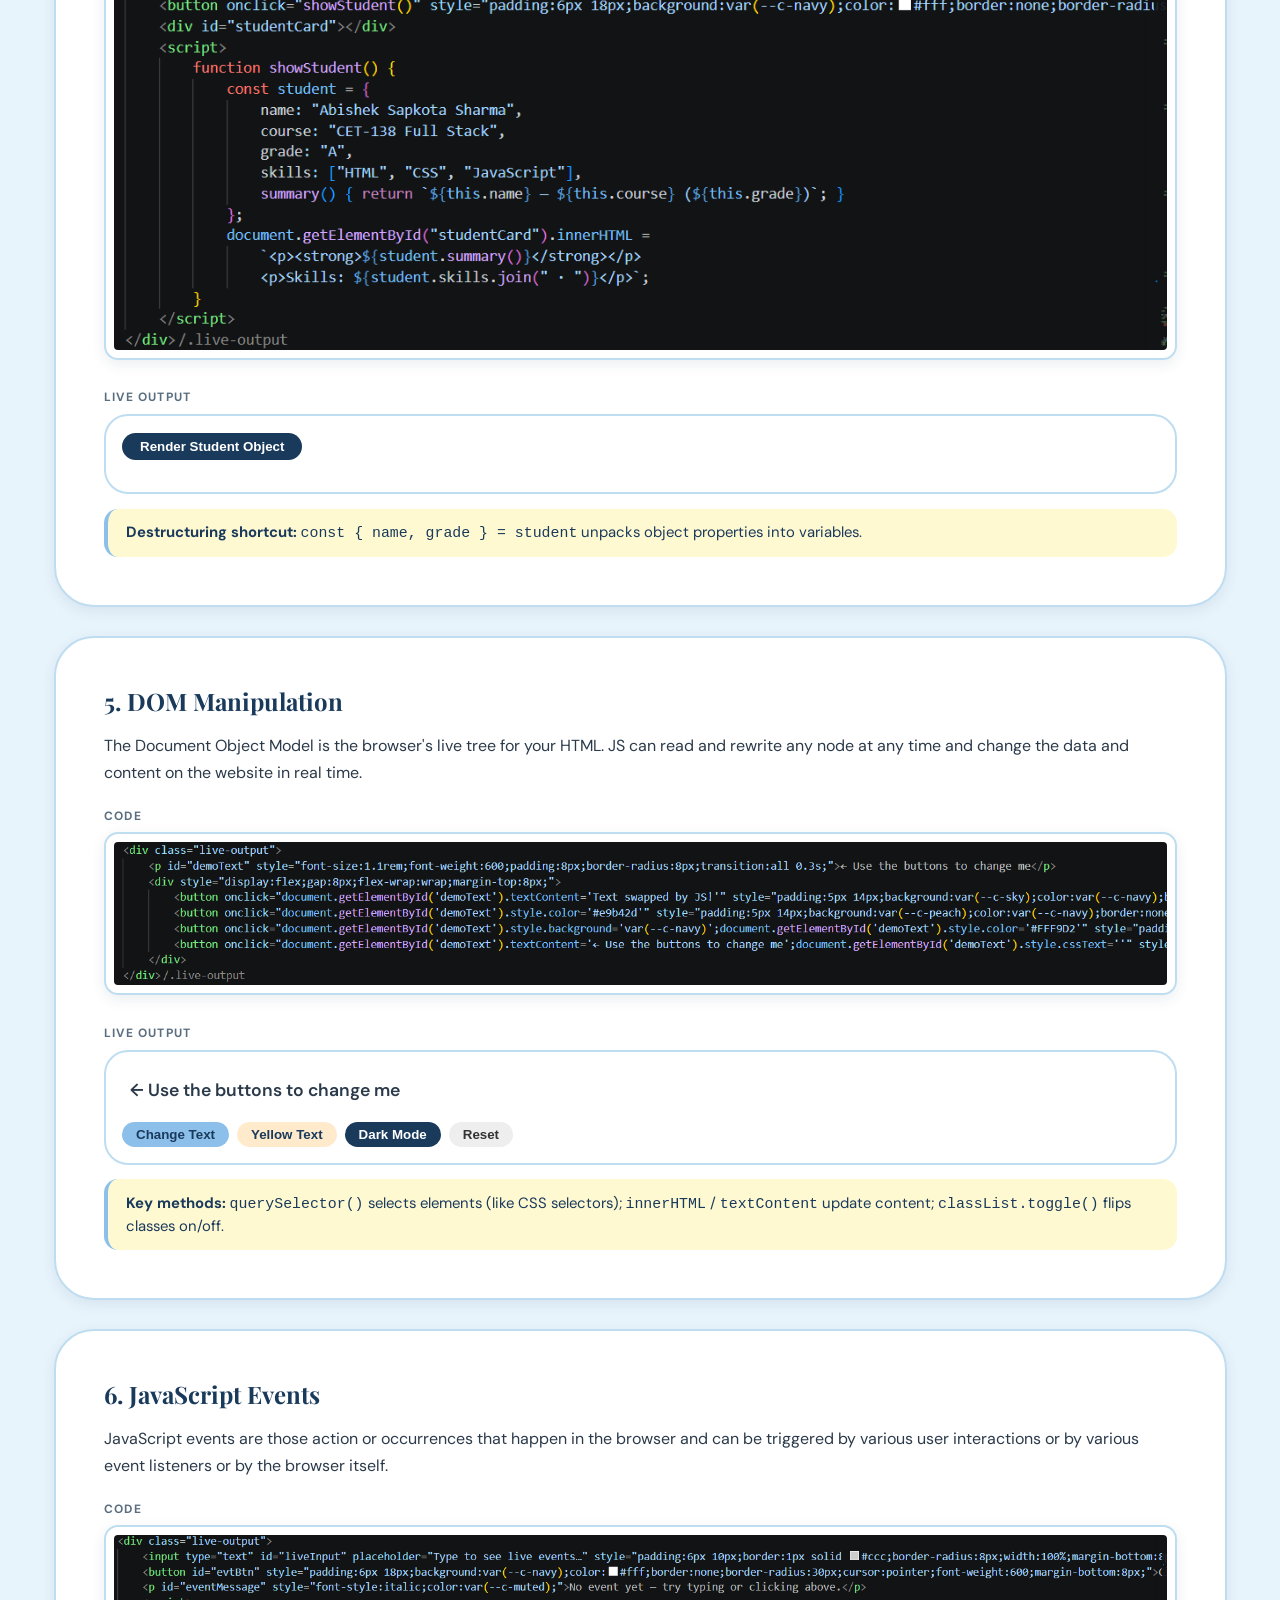
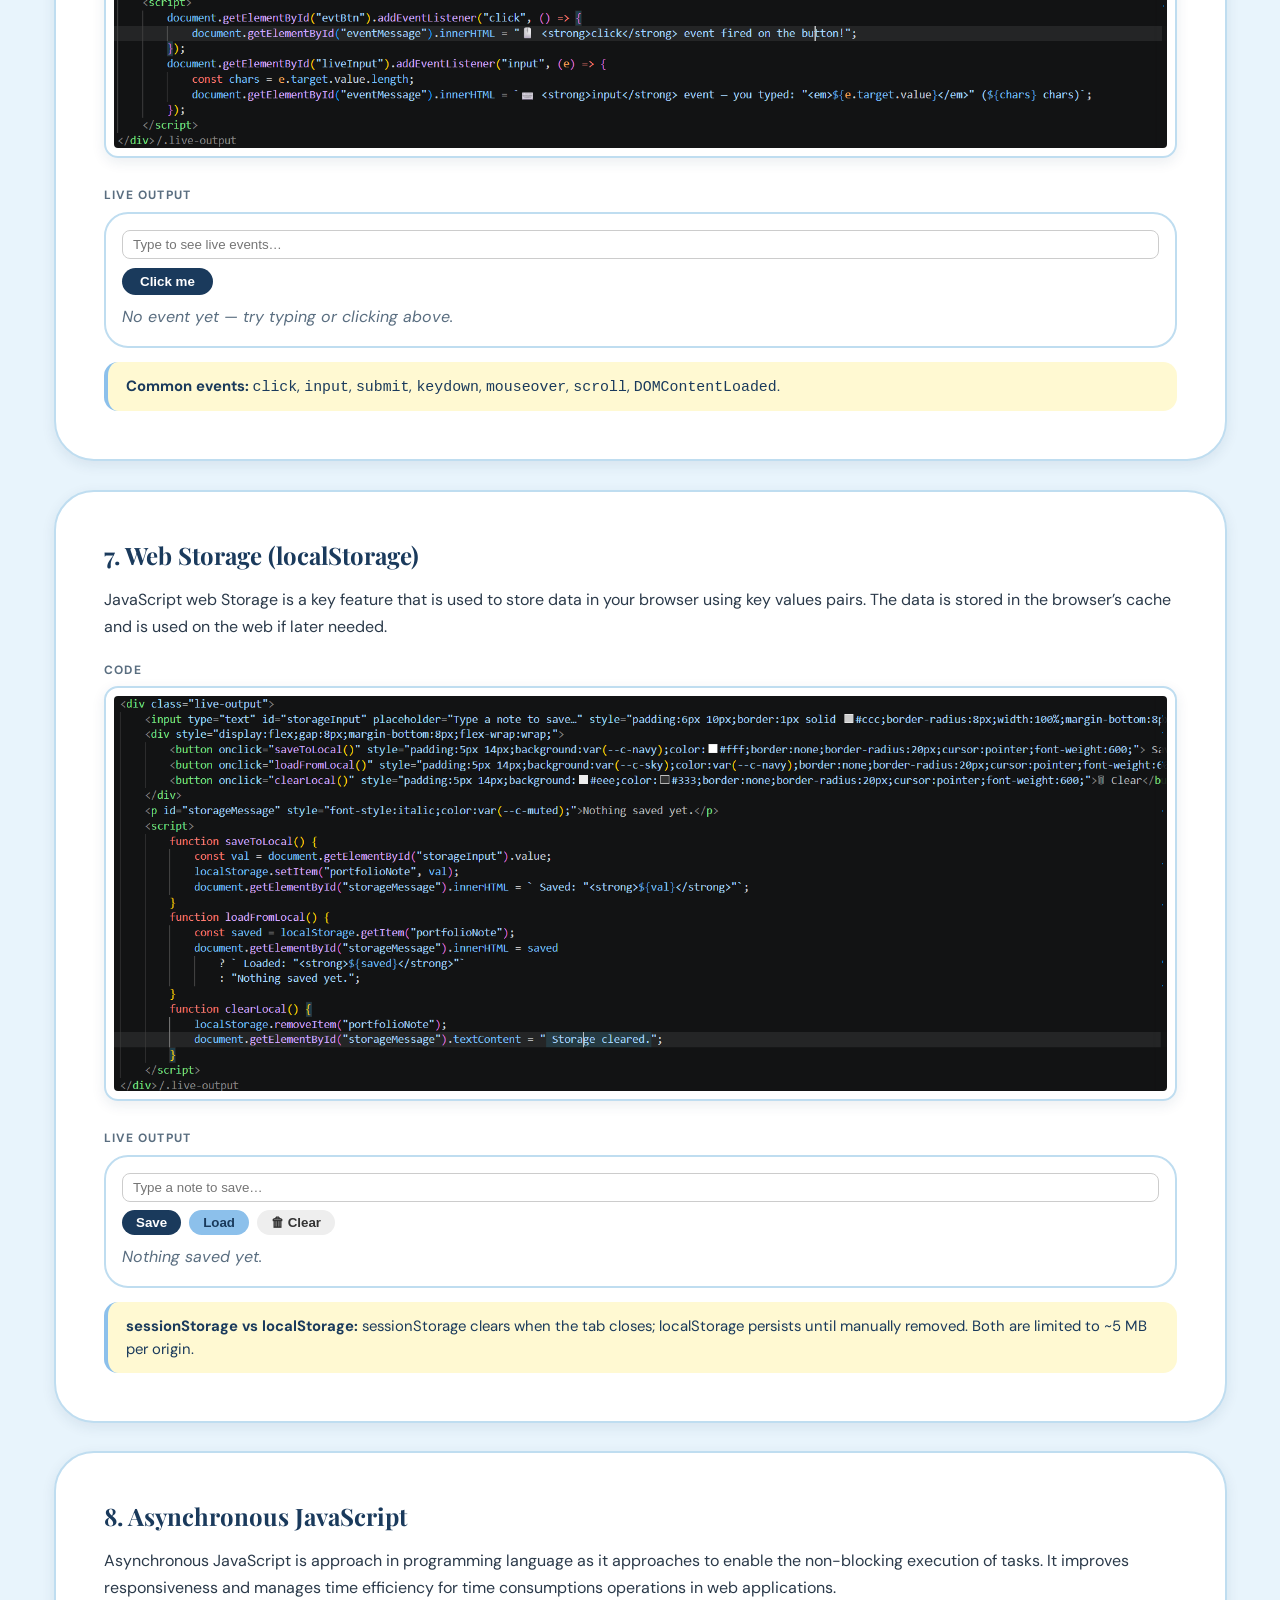
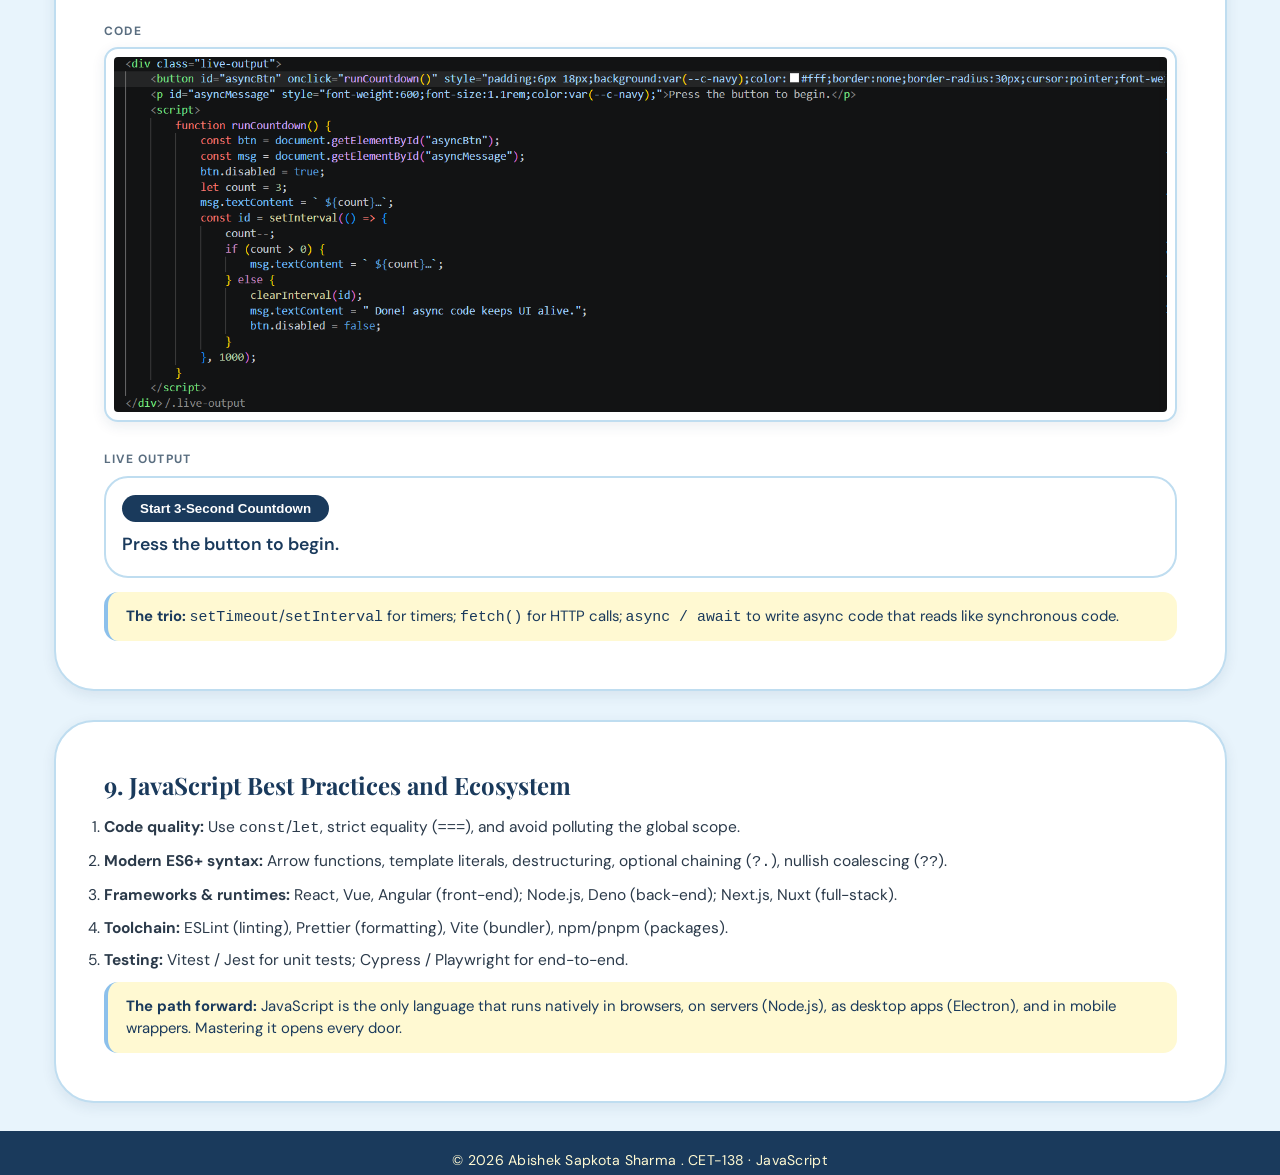
<file: JS.html>
<!DOCTYPE html>
<html lang="en">
<head>
    <meta charset="UTF-8">
    <meta name="viewport" content="width=device-width, initial-scale=1.0">
    <title>JavaScript | Abishek Sapkota Sharma</title>
    <link rel="stylesheet" href="style.css">
</head>
<body>

<nav class="main-nav">
    <div class="nav-container">
        <div class="nav-logo"><a href="index.html">Abishek Sapkota Sharma</a></div>
        <ul class="nav-ul">
            <li><a href="fsd.html">Full Stack</a></li>
            <li><a href="html.html">HTML</a></li>
            <li><a href="css.html">CSS</a></li>
            <li><a href="JS.html" class="active">JavaScript</a></li>
            <li><a href="bootstrap.html">Bootstrap</a></li>
        </ul>
    </div>
</nav>

<div class="mainbody">

    <!-- OVERVIEW -->
    <div class="paragraph reveal" id="js-overview">
        <div class="boarder">
            <div class="section">
                <h1 class="p_section-heading align_center">JavaScript (JS)</h1>
                <div class="section-image">
                    <img src="img/js/js.png" class="img_fsd" alt="JavaScript Illustration">
                </div>
                <p class="p_section-content align_center">
                   JavaScript is a programming language that brings life to webpages by adding interaction and interactivity between the elements. It is a versatile and dynamical programming language as it is used for building interactive web applications which support both client side and server-side developments. The language is executed line by line and the variables are determined during the runtime. JavaScript can be used for different purposes like for frontend web development, backend developments with node JS, mobile apps development, desktop application developments and game developments .
                </p>
            </div>
        </div>
    </div>

    <div class="paragraph reveal">
        <div class="boarder">
            <div class="section no-image-section">
                <h2 class="section-heading">1. Variables and Data Types</h2>
                <div class="section-content">
                    <p>They are the fundamental concepts which are used to store and manage data in the program. var, let and const I declare as wherever storing data value and Data types are used to store single values as well as to store the collections of are more complex entities, they are All primitive data types and non-primitive data types.</p>
                    <div class="demo-panel">
                        <div>
                            <p class="demo-panel-label">Code</p>
                            <img src="img/js/variables.png" alt="JavaScript variables code" class="screenshot-img">
                        </div>
                        <div>
                            <p class="demo-panel-label"> Live Output</p>
                            <div class="live-output" id="var-demo">
                                <p id="varOut"> </p>
                                <script>
                                    const city = "Dublin";
                                    let temperature = 14;
                                    const isRaining = true;
                                    document.getElementById("varOut").innerHTML =
                                        ` <strong>${city}</strong> = ${temperature}°C - Raining: ${isRaining}<br>
                                        <code>typeof city</code> = "${typeof city}"<br>
                                        <code>typeof temperature</code> = "${typeof temperature}"`;
                                </script>
                            </div>
                        </div>
                    </div>
                    <div class="double-description">
                        <strong>Best practice:</strong> Prefer <code>const</code> by default; switch to <code>let</code> only when reassignment is needed. Avoid <code>var</code> — it has confusing function-scoped behaviour.
                    </div>
                </div>
            </div>
        </div>
    </div>

    <div class="paragraph reveal">
        <div class="boarder">
            <div class="section no-image-section">
                <h2 class="section-heading">2. Functions   </h2>
                <div class="section-content">
                    <p>Functions package logic for reuse. Arrow functions offer a concise ES6 syntax.</p>
                    <div class="demo-panel">
                        <div>
                            <p class="demo-panel-label"> Code</p>
                            <img src="img/js/js-functions.png" alt="JavaScript functions code" class="screenshot-img">
                        </div>
                        <div>
                            <p class="demo-panel-label"> Live Output</p>
                            <div class="live-output">
                                <input type="text" id="nameInput" placeholder="Enter your name" style="padding:6px 10px;border:1px solid #ccc;border-radius:8px;width:100%;margin-bottom:8px;">
                                <button onclick="greetUser()" style="padding:6px 18px;background:var(--c-navy);color:#fff;border:none;border-radius:30px;cursor:pointer;font-weight:600;">Greet </button>
                                <p id="greetingMsg" style="margin-top:8px;font-weight:600;color:var(--c-navy);"></p>
                                <script>
                                    function greetUser() {
                                        const n = document.getElementById("nameInput").value.trim() || "Stranger";
                                        const hour = new Date().getHours();
                                        const time = hour < 12 ? "Good morning" : hour < 18 ? "Good afternoon" : "Good evening";
                                        document.getElementById("greetingMsg").textContent = `${time}, ${n}! `;
                                    }
                                </script>
                            </div>
                        </div>
                    </div>
                    <div class="double-description">
                        <strong>Arrow functions:</strong> <code>const greet = (name) ; `Hello, ${name}!`</code>  it is used because it make shorter syntax, and they don't bind their own <code>this</code>.
                    </div>
                </div>
            </div>
        </div>
    </div>

    <div class="paragraph reveal">
        <div class="boarder">
            <div class="section no-image-section">
                <h2 class="section-heading">3. Arrays and Loops</h2>
                <div class="section-content">
                    <p>Array is used to store ordered lists. Also, some other modern methods like map(), filter() and reduce() replace manual loops.</p>
                    <div class="demo-panel">
                        <div>
                            <p class="demo-panel-label"> Code</p>
                            <img src="img/js/js-array-loop.png" alt="JavaScript array loop code" class="screenshot-img">
                        </div>
                        <div>
                            <p class="demo-panel-label"> Live Output</p>
                            <div class="live-output">
                                <button onclick="buildList()" style="padding:6px 18px;background:var(--c-navy);color:#fff;border:none;border-radius:30px;cursor:pointer;font-weight:600;margin-bottom:8px;">Generate Tech Stack List</button>
                                <ul id="techList" style="padding-left:1.2rem;"></ul>
                                <p id="listCount" style="font-size:0.85rem;color:var(--c-muted);margin-top:4px;"></p>
                                <script>
                                    function buildList() {
                                        const stack = ["HTML5", "CSS3", "JavaScript", "Bootstrap", "Node.js", "SQL"];
                                        const webOnly = stack.filter(t => !t.includes("SQL"));
                                        document.getElementById("techList").innerHTML =
                                            webOnly.map(t => `<li>${t}</li>`).join("");
                                        document.getElementById("listCount").textContent =
                                            `Showing ${webOnly.length} of ${stack.length} (filtered SQL out with .filter())`;
                                    }
                                </script>
                            </div>
                        </div>
                    </div>
                    <div class="double-description">
                        <strong>Modern iteration:</strong> <code>.map()</code> transforms, <code>.filter()</code> selects, <code>.reduce()</code> accumulates. These return new arrays — they don't mutate the original.
                    </div>
                </div>
            </div>
        </div>
    </div>

    <div class="paragraph reveal">
        <div class="boarder">
            <div class="section no-image-section">
                <h2 class="section-heading">4. JavaScript Objects</h2>
                <div class="section-content">
                    <p>Objects are the dynamic data structure that are used to store the related data as a key value pair, where each key uniquely identifies its values. The values of the proper can be primitive, objects or functions. Also, this is known as method When you find inside an object. </p>
                    <div class="demo-panel">
                        <div>
                            <p class="demo-panel-label"> Code</p>
                            <img src="img/js/js-objects.png" alt="JavaScript objects code" class="screenshot-img">
                        </div>
                        <div>
                            <p class="demo-panel-label"> Live Output</p>
                            <div class="live-output">
                                <button onclick="showStudent()" style="padding:6px 18px;background:var(--c-navy);color:#fff;border:none;border-radius:30px;cursor:pointer;font-weight:600;margin-bottom:8px;">Render Student Object</button>
                                <div id="studentCard"></div>
                                <script>
                                    function showStudent() {
                                        const student = {
                                            name: "Abishek Sapkota Sharma",
                                            course: "CET-138 Full Stack",
                                            grade: "A",
                                            skills: ["HTML", "CSS", "JavaScript"],
                                            summary() { return `${this.name} — ${this.course} (${this.grade})`; }
                                        };
                                        document.getElementById("studentCard").innerHTML =
                                            `<p><strong>${student.summary()}</strong></p>
                                            <p>Skills: ${student.skills.join(" · ")}</p>`;
                                    }
                                </script>
                            </div>
                        </div>
                    </div>
                    <div class="double-description">
                        <strong>Destructuring shortcut:</strong> <code>const { name, grade } = student</code> unpacks object properties into variables.
                    </div>
                </div>
            </div>
        </div>
    </div>

    <div class="paragraph reveal">
        <div class="boarder">
            <div class="section no-image-section">
                <h2 class="section-heading">5. DOM Manipulation</h2>
                <div class="section-content">
                    <p>The Document Object Model is the browser's live tree for your HTML. JS can read and rewrite any node at any time and change the data and content on the website in real time.</p>
                    <div class="demo-panel">
                        <div>
                            <p class="demo-panel-label"> Code</p>
                            <img src="img/js/js-dom.png" alt="DOM manipulation code" class="screenshot-img">
                        </div>
                        <div>
                            <p class="demo-panel-label">Live Output</p>
                            <div class="live-output">
                                <p id="demoText" style="font-size:1.1rem;font-weight:600;padding:8px;border-radius:8px;transition:all 0.3s;">← Use the buttons to change me</p>
                                <div style="display:flex;gap:8px;flex-wrap:wrap;margin-top:8px;">
                                    <button onclick="document.getElementById('demoText').textContent='Text swapped by JS!'" style="padding:5px 14px;background:var(--c-sky);color:var(--c-navy);border:none;border-radius:20px;cursor:pointer;font-weight:600;">Change Text</button>
                                    <button onclick="document.getElementById('demoText').style.color='#e9b42d'" style="padding:5px 14px;background:var(--c-peach);color:var(--c-navy);border:none;border-radius:20px;cursor:pointer;font-weight:600;">Yellow Text</button>
                                    <button onclick="document.getElementById('demoText').style.background='var(--c-navy)';document.getElementById('demoText').style.color='#FFF9D2'" style="padding:5px 14px;background:var(--c-navy);color:#fff;border:none;border-radius:20px;cursor:pointer;font-weight:600;">Dark Mode</button>
                                    <button onclick="document.getElementById('demoText').textContent='← Use the buttons to change me';document.getElementById('demoText').style.cssText=''" style="padding:5px 14px;background:#eee;color:#333;border:none;border-radius:20px;cursor:pointer;font-weight:600;">Reset</button>
                                </div>
                            </div>
                        </div>
                    </div>
                    <div class="double-description">
                        <strong>Key methods:</strong> <code>querySelector()</code> selects elements (like CSS selectors); <code>innerHTML</code> / <code>textContent</code> update content; <code>classList.toggle()</code> flips classes on/off.
                    </div>
                </div>
            </div>
        </div>
    </div>

    <div class="paragraph reveal">
        <div class="boarder">
            <div class="section no-image-section">
                <h2 class="section-heading">6. JavaScript Events </h2>
                <div class="section-content">
                    <p>JavaScript events are those action or occurrences that happen in the browser and can be triggered by various user interactions or by various event listeners or by the browser itself.</p>
                    <div class="demo-panel">
                        <div>
                            <p class="demo-panel-label">Code</p>
                            <img src="img/js/js-events.png" alt="JavaScript events code" class="screenshot-img">
                        </div>
                        <div>
                            <p class="demo-panel-label"> Live Output</p>
                            <div class="live-output">
                                <input type="text" id="liveInput" placeholder="Type to see live events…" style="padding:6px 10px;border:1px solid #ccc;border-radius:8px;width:100%;margin-bottom:8px;">
                                <button id="evtBtn" style="padding:6px 18px;background:var(--c-navy);color:#fff;border:none;border-radius:30px;cursor:pointer;font-weight:600;margin-bottom:8px;">Click me</button>
                                <p id="eventMessage" style="font-style:italic;color:var(--c-muted);">No event yet — try typing or clicking above.</p>
                                <script>
                                    document.getElementById("evtBtn").addEventListener("click", () => {
                                        document.getElementById("eventMessage").innerHTML = "🖱️ <strong>click</strong> event fired on the button!";
                                    });
                                    document.getElementById("liveInput").addEventListener("input", (e) => {
                                        const chars = e.target.value.length;
                                        document.getElementById("eventMessage").innerHTML = `⌨️ <strong>input</strong> event — you typed: "<em>${e.target.value}</em>" (${chars} chars)`;
                                    });
                                </script>
                            </div>
                        </div>
                    </div>
                    <div class="double-description">
                        <strong>Common events:</strong> <code>click</code>, <code>input</code>, <code>submit</code>, <code>keydown</code>, <code>mouseover</code>, <code>scroll</code>, <code>DOMContentLoaded</code>.
                    </div>
                </div>
            </div>
        </div>
    </div>

    <div class="paragraph reveal">
        <div class="boarder">
            <div class="section no-image-section">
                <h2 class="section-heading">7. Web Storage (localStorage)</h2>
                <div class="section-content">
                    <p>JavaScript web Storage is a key feature that is used to store data in your browser using key values pairs. The data is stored in the browser’s cache and is used on the web if later needed.</p>
                    <div class="demo-panel">
                        <div>
                            <p class="demo-panel-label">Code</p>
                            <img src="img/js/js-storage.png" alt="localStorage code" class="screenshot-img">
                        </div>
                        <div>
                            <p class="demo-panel-label"> Live Output</p>
                            <div class="live-output">
                                <input type="text" id="storageInput" placeholder="Type a note to save…" style="padding:6px 10px;border:1px solid #ccc;border-radius:8px;width:100%;margin-bottom:8px;">
                                <div style="display:flex;gap:8px;margin-bottom:8px;flex-wrap:wrap;">
                                    <button onclick="saveToLocal()" style="padding:5px 14px;background:var(--c-navy);color:#fff;border:none;border-radius:20px;cursor:pointer;font-weight:600;"> Save</button>
                                    <button onclick="loadFromLocal()" style="padding:5px 14px;background:var(--c-sky);color:var(--c-navy);border:none;border-radius:20px;cursor:pointer;font-weight:600;"> Load</button>
                                    <button onclick="clearLocal()" style="padding:5px 14px;background:#eee;color:#333;border:none;border-radius:20px;cursor:pointer;font-weight:600;">🗑 Clear</button>
                                </div>
                                <p id="storageMessage" style="font-style:italic;color:var(--c-muted);">Nothing saved yet.</p>
                                <script>
                                    function saveToLocal() {
                                        const val = document.getElementById("storageInput").value;
                                        localStorage.setItem("portfolioNote", val);
                                        document.getElementById("storageMessage").innerHTML = ` Saved: "<strong>${val}</strong>"`;
                                    }
                                    function loadFromLocal() {
                                        const saved = localStorage.getItem("portfolioNote");
                                        document.getElementById("storageMessage").innerHTML = saved
                                            ? ` Loaded: "<strong>${saved}</strong>"`
                                            : "Nothing saved yet.";
                                    }
                                    function clearLocal() {
                                        localStorage.removeItem("portfolioNote");
                                        document.getElementById("storageMessage").textContent = " Storage cleared.";
                                    }
                                </script>
                            </div>
                        </div>
                    </div>
                    <div class="double-description">
                        <strong>sessionStorage vs localStorage:</strong> sessionStorage clears when the tab closes; localStorage persists until manually removed. Both are limited to ~5 MB per origin.
                    </div>
                </div>
            </div>
        </div>
    </div>

    <div class="paragraph reveal">
        <div class="boarder">
            <div class="section no-image-section">
                <h2 class="section-heading">8. Asynchronous JavaScript</h2>
                <div class="section-content">
                    <p>Asynchronous JavaScript is approach in programming language as it approaches to enable the non-blocking execution of tasks. It improves responsiveness and manages time efficiency for time consumptions operations in web applications.   </p>
                    <div class="demo-panel">
                        <div>
                            <p class="demo-panel-label"> Code</p>
                            <img src="img/js/js-async.png" alt="async JS code" class="screenshot-img">
                        </div>
                        <div>
                            <p class="demo-panel-label"> Live Output</p>
                            <div class="live-output">
                                <button id="asyncBtn" onclick="runCountdown()" style="padding:6px 18px;background:var(--c-navy);color:#fff;border:none;border-radius:30px;cursor:pointer;font-weight:600;margin-bottom:8px;"> Start 3-Second Countdown</button>
                                <p id="asyncMessage" style="font-weight:600;font-size:1.1rem;color:var(--c-navy);">Press the button to begin.</p>
                                <script>
                                    function runCountdown() {
                                        const btn = document.getElementById("asyncBtn");
                                        const msg = document.getElementById("asyncMessage");
                                        btn.disabled = true;
                                        let count = 3;
                                        msg.textContent = ` ${count}…`;
                                        const id = setInterval(() => {
                                            count--;
                                            if (count > 0) {
                                                msg.textContent = ` ${count}…`;
                                            } else {
                                                clearInterval(id);
                                                msg.textContent = " Done! async code keeps UI alive.";
                                                btn.disabled = false;
                                            }
                                        }, 1000);
                                    }
                                </script>
                            </div>
                        </div>
                    </div>
                    <div class="double-description">
                        <strong>The trio:</strong> <code>setTimeout</code>/<code>setInterval</code> for timers; <code>fetch()</code> for HTTP calls; <code>async / await</code> to write async code that reads like synchronous code.
                    </div>
                </div>
            </div>
        </div>
    </div>

    <div class="paragraph reveal">
        <div class="boarder">
            <div class="section no-image-section">
                <h2 class="section-heading">9. JavaScript Best Practices and Ecosystem</h2>
                <div class="section-content">
                    <ol>
                        <li><strong>Code quality:</strong> Use <code>const</code>/<code>let</code>, strict equality (<code>===</code>), and avoid polluting the global scope.</li>
                        <li><strong>Modern ES6+ syntax:</strong> Arrow functions, template literals, destructuring, optional chaining (<code>?.</code>), nullish coalescing (<code>??</code>).</li>
                        <li><strong>Frameworks &amp; runtimes:</strong> React, Vue, Angular (front-end); Node.js, Deno (back-end); Next.js, Nuxt (full-stack).</li>
                        <li><strong>Toolchain:</strong> ESLint (linting), Prettier (formatting), Vite (bundler), npm/pnpm (packages).</li>
                        <li><strong>Testing:</strong> Vitest / Jest for unit tests; Cypress / Playwright for end-to-end.</li>
                    </ol>
                    <div class="double-description" style="margin-top:0.5rem;">
                        <strong>The path forward:</strong> JavaScript is the only language that runs natively in browsers, on servers (Node.js), as desktop apps (Electron), and in mobile wrappers. Mastering it opens every door.
                    </div>
                </div>
            </div>
        </div>
    </div>

</div>

<div class="footer">
    <p>&copy; 2026 Abishek Sapkota Sharma . CET-138 &middot; JavaScript</p>
</div>

<script>
    const reveals = document.querySelectorAll('.reveal');
    const observer = new IntersectionObserver((entries) => {
        entries.forEach(entry => {
            if (entry.isIntersecting) {
                entry.target.classList.add('visible');
                observer.unobserve(entry.target);
            }
        });
    }, { threshold: 0.2 });
    reveals.forEach(el => observer.observe(el));
</script>
</body>
</html>
</file>
<file: style.css>
@import url('https://fonts.googleapis.com/css2?family=Playfair+Display:wght@500;700;900&family=DM+Sans:wght@300;400;500;600&display=swap');

:root {
  --c-lemon:    #FFF9D2;
  --c-peach:    #FFEBCC;
  --c-skylight: #BFDDF0;
  --c-sky:      #8CC0EB;
  --c-navy:     #1a3a5c;
  --c-ink:      #2b3a4a;
  --c-muted:    #5a6e80;
  --c-white:    #ffffff;

  --nav-bg:     #1a3a5c;
  --nav-text:   #FFF9D2;
  --nav-hover:  #8CC0EB;
  --nav-active: #FFEBCC;

  --body-bg:    #e8f4fc;
  --card-bg:    #ffffff;
  --border-col: #8CC0EB;

  --radius-xl:  40px;
  --radius-lg:  24px;
  --radius-md:  14px;
  --shadow-sm:  0 4px 14px rgba(26,58,92,0.09);
  --shadow-md:  0 10px 28px rgba(26,58,92,0.13);
  --shadow-lg:  0 20px 50px rgba(26,58,92,0.18);
}

/* reseting the presets */
*, *::before, *::after {
  margin: 0; padding: 0; box-sizing: border-box;
}
html { scroll-behavior: smooth; }

body {
  padding-top: 64px;
  background-color: var(--body-bg);
  background-image:
    radial-gradient(ellipse at 80% 10%, rgba(191,221,240,0.45) 0%, transparent 55%),
    radial-gradient(ellipse at 10% 90%, rgba(255,235,204,0.4) 0%, transparent 55%);
  background-attachment: fixed;
  font-family: 'DM Sans', sans-serif;
  color: var(--c-ink);
}

/* navigations bar  */
.main-nav {
  background-color: var(--nav-bg);
  padding: 0 50px;
  display: flex;
  position: fixed;
  top: 0; left: 0;
  height: 64px;
  width: 100%;
  z-index: 1000;
  box-shadow: 0 2px 20px rgba(26,58,92,0.25);
  align-items: center;
}

.main-nav .nav-container {
  display: flex;
  align-items: center;
  justify-content: space-between;
  flex-wrap: wrap;
  width: 100%;
  gap: 1rem;
}

.main-nav .nav-ul {
  display: flex;
  list-style: none;
  gap: 6px;
  margin: 0;
  padding: 0;
  margin-left: auto;
}

.main-nav .nav-ul a,
.main-nav .nav-logo a {
  color: var(--nav-text);
  text-decoration: none;
  font-family: 'DM Sans', sans-serif;
  font-size: 0.95rem;
  font-weight: 500;
  letter-spacing: 0.02em;
  transition: all 0.2s ease;
  display: inline-block;
  padding: 6px 14px;
  background: transparent;
  border: none;
  border-radius: 30px;
  line-height: normal;
  margin: 0;
}

.main-nav .nav-ul a:hover {
  color: var(--nav-hover);
  background: rgba(140,192,235,0.15);
}

.main-nav .nav-logo a {
  font-family: 'Playfair Display', serif;
  font-size: 1.2rem;
  font-weight: 700;
  padding: 0;
  letter-spacing: 0;
}

.main-nav .nav-logo a:hover {
  color: var(--nav-active);
  background: transparent;
}

.main-nav .nav-ul a.active {
  color: var(--nav-active);
  background: rgba(255,235,204,0.15);
  border-bottom: 2px solid var(--nav-active);
  border-radius: 0;
  padding-bottom: 4px;
}

/* INTRO CONTAINER for index.html  */
.intro_container {
  background: linear-gradient(135deg, #1a3a5c 0%, #2e5f8a 60%, #4a7fa8 100%);
  min-height: auto;
  margin: 1.8rem 5rem;
  border-radius: 48px;
  padding: 2.5rem 3rem;
  box-shadow: var(--shadow-lg);
  transition: box-shadow 0.3s ease;
  position: relative;
  overflow: hidden;
}

.intro_container::before {
  content: '';
  position: absolute;
  top: -40px; right: -40px;
  width: 280px; height: 280px;
  background: radial-gradient(circle, rgba(191,221,240,0.25) 0%, transparent 70%);
  pointer-events: none;
}

.intro_container:hover {
  box-shadow: 0 24px 60px rgba(26,58,92,0.35);
}

.intro-content {
  display: flex;
  align-items: center;
  gap: 3rem;
  flex-wrap: wrap;
  justify-content: space-between;
}

.intro-text {
  min-width: 220px;
}




.intro_heading_container {
  display: flex;
  justify-content: center;
  align-items: center;
  margin-bottom: 1.25rem;
}

.p_head {
  background: var(--c-lemon);
  padding: 0.5rem 1.6rem;
  border-radius: 60px;
  font-size: 1.8rem;
  font-family: 'Courier New', Courier, monospace;
  font-weight: 700;
  color: var(--c-navy);
  display: inline-block;
  letter-spacing: 0;
  box-shadow: 0 4px 12px rgba(26,58,92,0.12);
}

.intro-description {
  font-size: 1.05rem;
  line-height: 1.65;
  color: rgba(255,249,210,0.92);
  margin-top: 0.75rem;
  font-weight: 400;
  padding: 0.9rem 1.2rem;
  text-align: center;
}

/*  WORK BUTTON  */
.center-button {
  display: flex;
  justify-content: center;
  align-items: center;
  margin-top: 0.5rem;
}

.work-button {
  background: var(--c-skylight);
  text-decoration: none;
  height: 44px;
  border-radius: 90px;
  cursor: pointer;
  font-weight: 600;
  padding: 10px 28px;
  transition: all 0.25s ease;
  box-shadow: 0 4px 14px rgba(140,192,235,0.4);
}

.work-button a {
  text-decoration: none;
  color: var(--c-navy);
  font-weight: 600;
}

.work-button:hover {
  transform: translateY(-3px) scale(1.03);
  box-shadow: 0 12px 28px rgba(140,192,235,0.55);
  background: var(--c-sky);
}

/* ── SECTION TITLES ─────────────────────────────────────── */
.works {
  padding: 2rem 0 0.5rem;
  font-family: 'Playfair Display', serif;
  font-size: 2rem;
  font-weight: 700;
  text-align: center;
  color: var(--c-navy);
  letter-spacing: -0.02em;
}

/* ── CARDS (index.html) ──────────────────────────────────── */
.card-container {
  display: flex;
  flex-wrap: nowrap;
  gap: 1.6rem;
  padding: 2rem 3rem 3rem;
  justify-content: center;
  overflow-x: auto;
}

.i_card {
  background: var(--c-white);
  border-radius: 28px;
  padding: 1.6rem 1.2rem;
  text-align: center;
  transition: all 0.3s ease;
  box-shadow: var(--shadow-sm);
  display: flex;
  flex-direction: column;
  flex: 1 1 0;
  min-width: 200px;
  max-width: 250px;
  border-top: 4px solid var(--c-sky);
}

.i_card:hover {
  box-shadow: var(--shadow-lg);
  transform: translateY(-8px) scale(1.02);
  cursor: pointer;
  border-top-color: var(--c-navy);
}

.i_card img {
  width: 160px;
  height: 130px;
  object-fit: contain;
  margin: 0 auto 1rem auto;
  display: block;
}

.i_card h3 {
  font-family: 'Playfair Display', serif;
  font-size: 1.25rem;
  font-weight: 700;
  margin: 0 0 0.5rem 0;
  line-height: 1.3;
  height: 3.5rem;
  display: flex;
  align-items: center;
  justify-content: center;
  color: var(--c-navy);
  text-align: center;
}

.i_card p {
  font-size: 0.9rem;
  color: var(--c-muted);
  margin-bottom: 1.2rem;
  flex: 1;
  line-height: 1.5;
}

.read-btn {
  display: inline-block;
  margin-top: auto;
  padding: 0.55rem 1.4rem;
  background: var(--c-navy);
  color: var(--c-lemon);
  text-decoration: none;
  border-radius: 40px;
  font-weight: 600;
  font-size: 0.9rem;
  align-self: center;
  transition: all 0.2s;
  box-shadow: 0 4px 10px rgba(26,58,92,0.2);
}

.read-btn:hover {
  background: var(--c-sky);
  color: var(--c-navy);
  transform: scale(0.97);
}

/* ── MAIN BODY LAYOUT ───────────────────────────────────── */
.mainbody {
  max-width: 96%;
  margin: 0 auto;
  padding: 0 1rem;
}

.paragraph {
  scroll-margin-top: 80px;
  width: 98%;
  margin: 1.8rem auto;
}

.boarder {
  border: 2px solid var(--c-skylight);
  border-radius: var(--radius-xl);
  padding: 3rem;
  background-color: var(--c-white);
  box-shadow: var(--shadow-sm);
  width: 100%;
  transition: box-shadow 0.3s ease, transform 0.3s ease;
}

.boarder:hover {
  box-shadow: var(--shadow-md);
  transform: translateY(-3px);
}

/* ── SECTION LAYOUTS ────────────────────────────────────── */
.section {
  display: grid;
  grid-template-columns: 60% 40%;
  column-gap: 2rem;
  align-items: center;
  padding: 2rem 0;
}

.section.no-image-section {
  display: block;
  padding: 0;
}

.section.no-image-section .section-content {
  max-width: 100%;
  margin-top: 1rem;
}

.p_section-heading {
  grid-column: 1;
  grid-row: 1;
  font-family: 'Playfair Display', serif;
  font-weight: 700;
  margin-bottom: 0.6rem;
  line-height: 1.2;
  color: var(--c-navy);
  text-align: center;
}

.p_section-content {
  grid-column: 1;
  grid-row: 2;
  max-width: 560px;
  font-size: 1.02rem;
  line-height: 1.75;
  color: var(--c-muted);
  text-align: center;
}

.section-heading {
  grid-column: 1;
  grid-row: 1;
  font-family: 'Playfair Display', serif;
  font-weight: 700;
  font-size: 1.5rem;
  margin-bottom: 0.6rem;
  line-height: 1.25;
  color: var(--c-navy);
}

.section-content {
  grid-column: 1;
  grid-row: 2;
  max-width: 560px;
  font-size: 1rem;
  line-height: 1.7;
  color: var(--c-ink);
}

.section-image {
  grid-column: 2;
  grid-row: 1 / span 2;
  display: flex;
  justify-content: flex-start;
  align-items: center;
}

.section-image img, .img_fsd {
  max-width: 90%;
  height: auto;
  border-radius: var(--radius-lg);
}


.section.no-image-section {
  display: block;
  padding: 0;
}

.section.no-image-section .section-content {
  max-width: 100%;
  margin-top: 1rem;
}

.align_center { 
  text-align: center; 
}

/* ── UTILITY / SECTION COMPONENTS ──────────────────────── */
.double-description {
  background: var(--c-lemon);
  padding: 0.8rem 1.1rem;
  border-radius: var(--radius-md);
  margin-top: 0.9rem;
  border-left: 4px solid var(--c-sky);
  font-size: 0.93rem;
  color: var(--c-navy);
  line-height: 1.5;
}

.highlight-text {
  background: var(--c-lemon);
  padding: 0.8rem 1.2rem;
  border-radius: 20px;
  font-weight: 500;
  color: var(--c-navy);
  margin: 0.8rem 0;
  border-left: 4px solid var(--c-sky);
}

.topic-badge {
  display: inline-block;
  background: var(--c-skylight);
  padding: 0.2rem 0.8rem;
  border-radius: 30px;
  font-size: 0.85rem;
  font-weight: 600;
  color: var(--c-navy);
  margin-right: 0.6rem;
  margin-bottom: 0.5rem;
}

.stack-grid {
  display: flex;
  flex-wrap: wrap;
  gap: 1rem;
  margin: 1.2rem 0 0.8rem;
}

.stack-item {
  background: var(--c-peach);
  border-radius: 40px;
  padding: 0.5rem 1.2rem;
  font-weight: 600;
  font-size: 0.9rem;
  color: var(--c-navy);
  box-shadow: 0 1px 4px rgba(26,58,92,0.1);
}

.two-col-feature {
  display: grid;
  grid-template-columns: 1fr 1fr;
  gap: 1.5rem;
  margin: 1.2rem 0 0.4rem;
}

.feature-card {
  background: var(--c-lemon);
  padding: 1rem 1.2rem;
  border-radius: var(--radius-lg);
  border-left: 5px solid var(--c-sky);
}

.feature-title {
  color: var(--c-navy);
  font-size: 1.1rem;
  font-family: 'Playfair Display', serif;
  margin-bottom: 0.5rem;
}

.feature-list {
  margin: 0.4rem 0 0 1rem;
  font-size: 0.9rem;
  color: var(--c-ink);
}

.feature-list li { margin: 0.4rem 0; }

.section-subhead {
  font-family: 'Playfair Display', serif;
  font-size: 1.3rem;
  font-weight: 700;
  color: var(--c-navy);
  margin-top: 0.5rem;
  margin-bottom: 0.75rem;
}

.subheading-text {
  font-size: 1rem;
  color: var(--c-muted);
  margin-bottom: 0.3rem;
}

.desc-icon {
  font-size: 2rem;
  display: inline-block;
  margin-right: 0.5rem;
  vertical-align: middle;
}

.steps-container {
  display: flex;
  flex-wrap: wrap;
  justify-content: space-between;
  gap: 1rem;
  margin: 1.5rem 0 0.5rem;
}

.step-card {
  flex: 1;
  min-width: 180px;
  background: var(--c-lemon);
  border-radius: var(--radius-lg);
  padding: 1.2rem;
  border-top: 3px solid var(--c-sky);
  transition: transform 0.2s, box-shadow 0.2s;
}

.step-card:hover {
  transform: translateY(-4px);
  box-shadow: var(--shadow-sm);
}

.step-card h3 { color: var(--c-navy); font-size: 1rem; margin: 0.4rem 0; }
.step-card p  { font-size: 0.88rem; color: var(--c-muted); }
.step-icon    { font-size: 1.8rem; }

.rounded-shadow-img {
  border-radius: var(--radius-lg);
  box-shadow: var(--shadow-sm);
  background: var(--c-skylight);
  width: 100%;
  height: auto;
}

/* grid utilities */
.grid-col-1-row-1     { grid-column: 1; grid-row: 1; }
.grid-col-2-row-span2 { grid-column: 2; grid-row: 1 / span 2; }
.grid-col-1-row-2-full{ grid-column: 1; grid-row: 2; max-width: 100%; }
.heading-inline       { display: inline-block; margin-bottom: 0.2rem; }
.section-start        { align-items: start; }
.mt-small             { margin-top: 0.8rem; }
.center-text-margin   { text-align: center; margin-top: 1rem; font-size: 0.95rem; }

/* ── LISTS ──────────────────────────────────────────────── */
.boarder ul, .boarder .skill-list {
  margin: 1rem 0 0.5rem 1.5rem;
  padding-left: 0.25rem;
}

.boarder li {
  margin: 0.6rem 0;
  line-height: 1.5;
  font-size: 0.97rem;
  color: var(--c-ink);
}

/* ── CODE / LIVE DEMO ───────────────────────────────────── */
.code-snip {
  background: #1a3a5c;
  color: var(--c-lemon);
  padding: 0.85rem 1.1rem;
  border-radius: var(--radius-md);
  font-family: 'Courier New', Courier, monospace;
  font-size: 0.83rem;
  overflow-x: auto;
  white-space: pre-wrap;
  margin: 0.8rem 0;
  line-height: 1.5;
}

.live-output {
  padding: 1rem;
  background: #ffffff;
  margin: 1.2rem 0;
  border: 2px solid var(--c-skylight);
  border-radius: var(--radius-lg);
  overflow: hidden;
}

/* ── SIDE-BY-SIDE DEMO PANEL ────────────────────────────── */
.demo-panel {
  display: grid;
  gap: 1.2rem;
  margin: 1.2rem 0 0.4rem;
  align-items: start;
}

.demo-panel .demo-panel-label {
  font-size: 0.75rem;
  font-weight: 700;
  letter-spacing: 0.1em;
  text-transform: uppercase;
  color: var(--c-muted);
  margin-bottom: 0.4rem;
}

.demo-panel .screenshot-img {
  margin: 0;
  width: 100%;
}

.demo-panel .live-output {
  margin: 0;
  min-height: 80px;
}


.live-output nav {
  position: static;
  background: transparent;
  padding: 0.5rem 0;
  display: block;
  width: auto;
  font-size: inherit;
  color: inherit;
  border: none;
  box-shadow: none;
  margin: 0;
}

.live-output header,
.live-output footer,
.live-output main,
.live-output article,
.live-output section {
  background: transparent;
  padding: 0;
  margin: 0;
  position: static;
}

.screenshot-img {
  border-radius: var(--radius-md);
  border: 2px solid var(--c-skylight);
  margin: 16px 0;
  padding: 8px;
  box-shadow: var(--shadow-sm);
  max-width: 100%;
  height: 50%;
}

/* ── CSS PAGE DEMOS ─────────────────────────────────────── */
.demo-flex-row,
.demo-flex-col {
  display: flex;
  gap: 12px;
  background: var(--c-skylight);
  padding: 1rem;
  border-radius: 20px;
  margin: 0.8rem 0;
  flex-wrap: wrap;
}

.demo-flex-col { flex-direction: column; }

.demo-item {
  background: var(--c-navy);
  color: var(--c-lemon);
  padding: 0.8rem;
  border-radius: 12px;
  text-align: center;
  flex: 1;
  min-width: 60px;
  font-weight: 600;
}

.demo-grid {
  display: grid;
  grid-template-columns: repeat(2, 1fr);
  gap: 12px;
  background: var(--c-skylight);
  padding: 1rem;
  border-radius: 20px;
  margin: 0.8rem 0;
}

.grid-cell {
  background: var(--c-sky);
  color: var(--c-navy);
  padding: 1rem;
  border-radius: 12px;
  text-align: center;
  font-weight: 700;
}

.animate-btn {
  background: var(--c-navy);
  color: var(--c-lemon);
  border: none;
  padding: 10px 22px;
  border-radius: 40px;
  cursor: pointer;
  transition: transform 0.2s, background 0.2s;
  font-weight: bold;
  margin: 0.5rem 0;
  font-family: 'DM Sans', sans-serif;
}

.animate-btn:hover {
  transform: scale(1.05);
  background: var(--c-sky);
  color: var(--c-navy);
}

.pulse {
  width: 60px;
  height: 60px;
  background: var(--c-sky);
  border-radius: 50%;
  animation: pulseGlow 1.2s infinite ease-in-out;
  margin: 0.5rem 0;
}

@keyframes pulseGlow {
  0%   { transform: scale(0.95); opacity: 0.7; }
  50%  { transform: scale(1.1);  opacity: 1;   background: var(--c-navy); }
  100% { transform: scale(0.95); opacity: 0.7; }
}

.boxmodel-viz {
  background: var(--c-lemon);
  border-radius: 20px;
  padding: 1rem;
  margin: 0.8rem 0;
  font-size: 0.85rem;
}

.margin-area  { background: var(--c-peach);    padding: 12px; border-radius: 12px; }
.border-area  { background: var(--c-sky);       padding: 10px; border-radius: 8px; }
.padding-area { background: var(--c-skylight);  padding: 10px; border-radius: 6px; }
.content-area { background: var(--c-navy); color: var(--c-lemon); padding: 12px; text-align: center; border-radius: 4px; }

.theme-demo {
  background: var(--demo-bg, var(--c-lemon));
  color: var(--demo-text, var(--c-navy));
  padding: 1rem;
  border-radius: 20px;
  margin-top: 0.8rem;
  transition: all 0.2s;
  border: 1px solid var(--c-skylight);
}

.responsive-card-demo {
  background: var(--c-peach);
  border-radius: 18px;
  padding: 1rem;
  margin: 0.5rem 0;
}

.responsive-card-flex {
  display: flex;
  flex-wrap: wrap;
  gap: 1rem;
  margin-top: 0.6rem;
}

.responsive-card {
  background: white;
  border-radius: 14px;
  padding: 1rem;
  flex: 1;
  min-width: 150px;
  box-shadow: var(--shadow-sm);
  border-top: 3px solid var(--c-sky);
}

/* ── HR ─────────────────────────────────────────────────── */
hr {
  margin: 1rem 0;
  border: 0;
  height: 1px;
  background: linear-gradient(90deg, var(--c-skylight), transparent);
}

/* ── REVEAL ANIMATION ───────────────────────────────────── */
.reveal {
  opacity: 0;
  transform: translateY(20px);
  transition: opacity 0.75s ease, transform 0.75s ease;
  will-change: transform, opacity;
}

.reveal.visible {
  opacity: 1;
  transform: translateY(0);
}

/* ── FOOTER ─────────────────────────────────────────────── */
.footer {
  background: var(--c-navy);
  color: var(--c-lemon);
  text-align: center;
  padding: 1.2rem;
  font-size: 0.88rem;
  letter-spacing: 0.02em;
}

/* ── RESPONSIVE ─────────────────────────────────────────── */
@media (max-width: 1100px) {
  .card-container { flex-wrap: wrap; justify-content: center; }
  .i_card { flex: 0 1 240px; }
  .screenshot-img { width: 100%; margin: 12px 0; }
}

@media (max-width: 768px) {
  body { padding-top: 60px; }

  .main-nav { padding: 0 1.2rem; height: auto; padding-top: 0.6rem; padding-bottom: 0.6rem; }
  .main-nav .nav-container { flex-direction: column; align-items: center; text-align: center; gap: 0.5rem; }
  .main-nav .nav-ul { justify-content: center; flex-wrap: wrap; margin-left: 0; }

  .intro_container { margin: 1rem 1.2rem; border-radius: 32px; padding: 1.5rem 1.5rem; }
  .intro-content   { flex-direction: column; gap: 1.5rem; }
  .p_head          { font-size: 1.4rem; }

  .card-container  { padding: 1rem 1.2rem; gap: 1.2rem; }

  .section {
    display: flex;
    flex-direction: column;
  }
  .section-image { order: 1; }
  .p_section-heading, .section-heading { order: 2; }
  .p_section-content, .section-content { order: 3; max-width: 100%; }

  .boarder { padding: 1.5rem; border-radius: 28px; }
  .mainbody { padding: 0 0.5rem; }
  .two-col-feature { grid-template-columns: 1fr; gap: 1rem; }
  .steps-container { flex-direction: column; }
  .screenshot-img  { width: 100%; margin: 8px 0; }
}

@media (max-width: 480px) {
  .i_card { min-width: 160px; }
  .works  { font-size: 1.6rem; }
}
</file>
